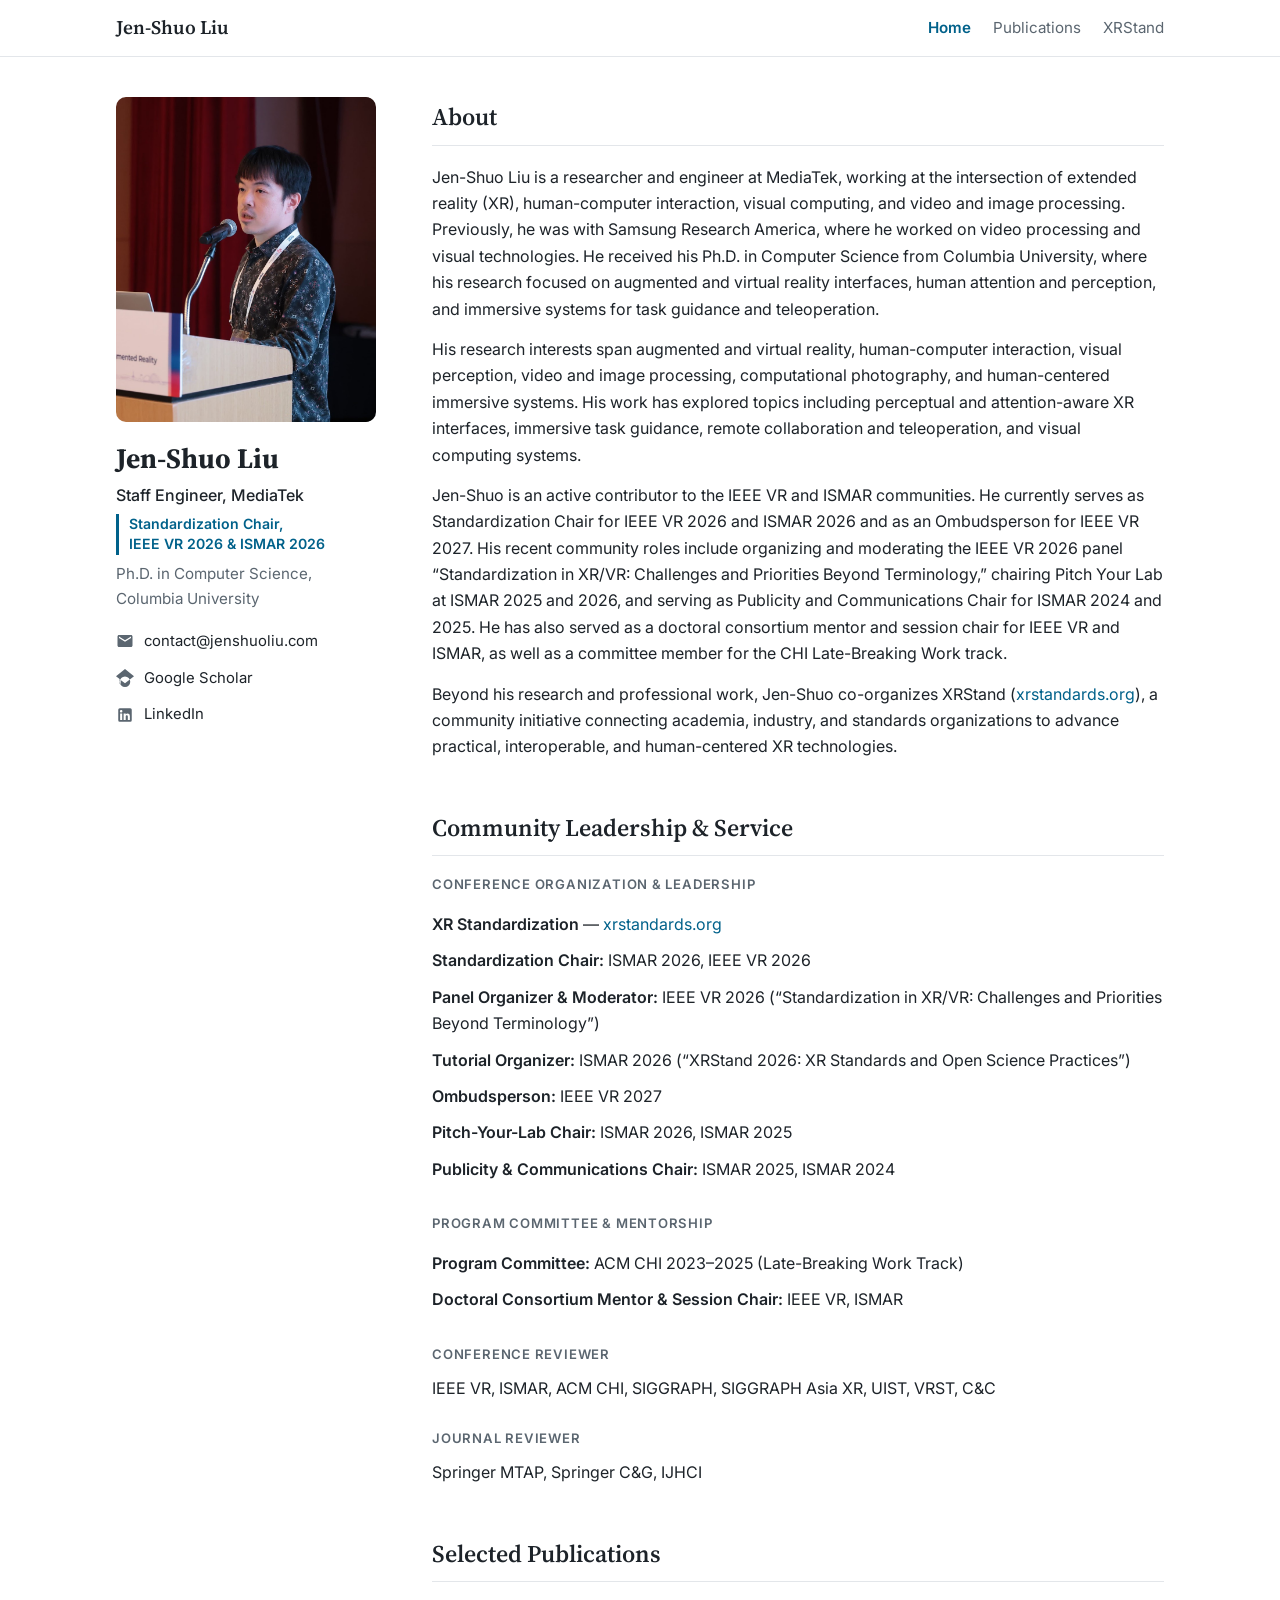
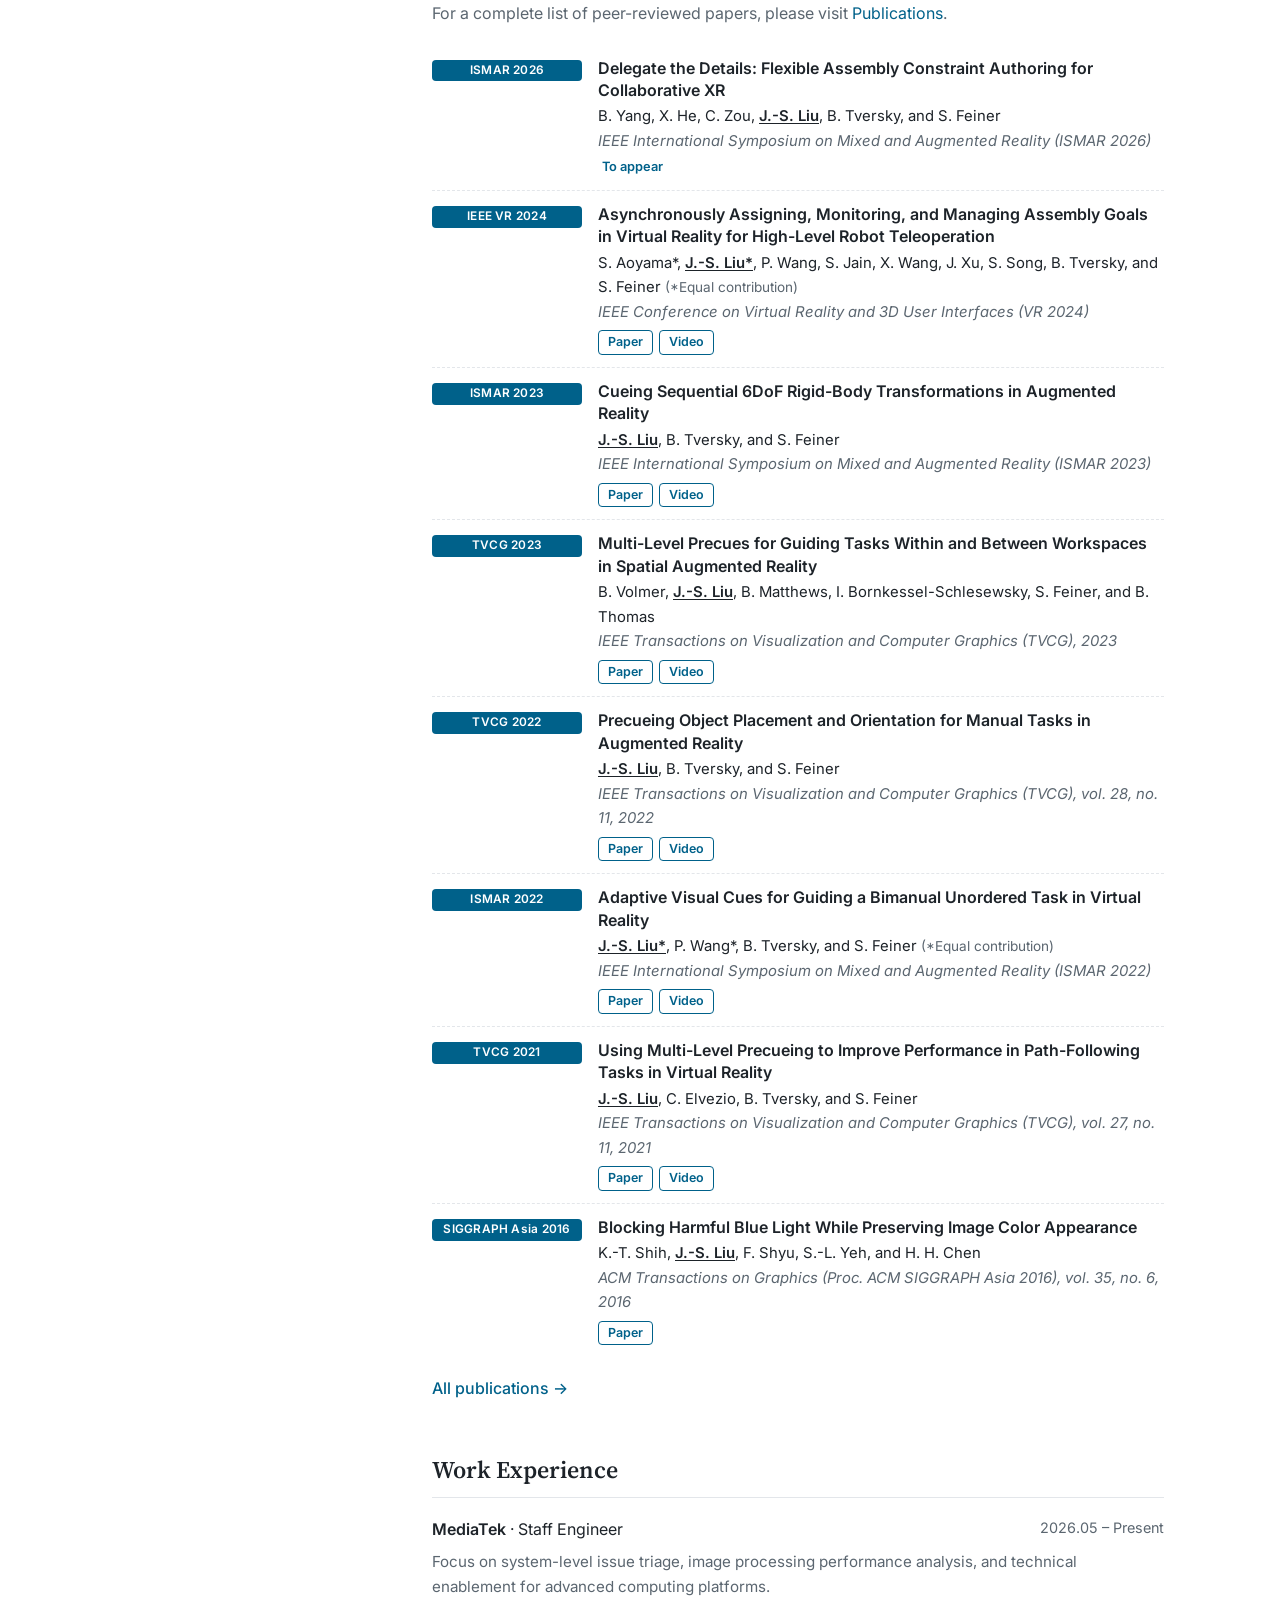
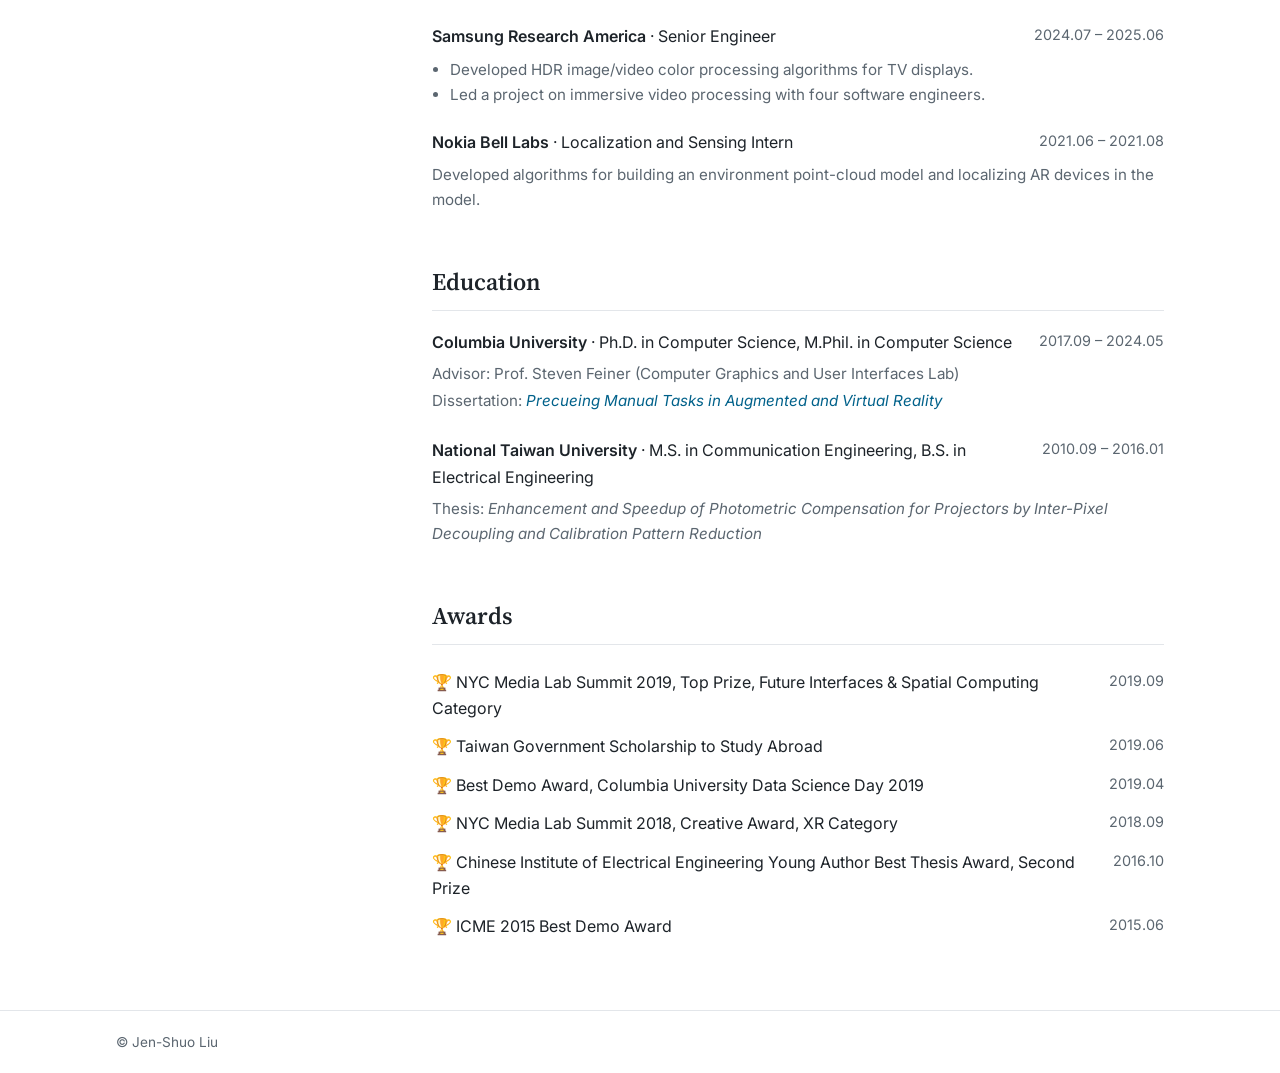
<file: index.html>
<!doctype html>
<html lang="en">
<head>
  <meta charset="utf-8">
  <meta name="viewport" content="width=device-width, initial-scale=1">
  <title>Jen-Shuo Liu</title>
  <meta name="description" content="Jen-Shuo Liu is a researcher and engineer at MediaTek working on extended reality (XR), human-computer interaction, visual computing, and video and image processing. Ph.D. in Computer Science, Columbia University.">
  <link rel="canonical" href="https://www.jenshuoliu.com/">
  <meta property="og:type" content="profile">
  <meta property="og:title" content="Jen-Shuo Liu">
  <meta property="og:description" content="Researcher and engineer at MediaTek working on XR, HCI, visual computing, and video and image processing.">
  <meta property="og:url" content="https://www.jenshuoliu.com/">
  <meta property="og:image" content="https://www.jenshuoliu.com/assets/profile.jpg">
  <meta name="twitter:card" content="summary">
  <link rel="icon" href="assets/favicon.svg" type="image/svg+xml">
  <link rel="preconnect" href="https://fonts.googleapis.com">
  <link rel="preconnect" href="https://fonts.gstatic.com" crossorigin>
  <link href="https://fonts.googleapis.com/css2?family=Inter:wght@400;500;600&family=Source+Serif+4:opsz,wght@8..60,600&display=swap" rel="stylesheet">
  <link rel="stylesheet" href="assets/style.css">
  <script type="application/ld+json">
  {
    "@context": "https://schema.org",
    "@type": "Person",
    "name": "Jen-Shuo Liu",
    "url": "https://www.jenshuoliu.com/",
    "image": "https://www.jenshuoliu.com/assets/profile.jpg",
    "jobTitle": "Staff Engineer",
    "worksFor": { "@type": "Organization", "name": "MediaTek" },
    "alumniOf": [
      { "@type": "CollegeOrUniversity", "name": "Columbia University" },
      { "@type": "CollegeOrUniversity", "name": "National Taiwan University" }
    ],
    "email": "mailto:contact@jenshuoliu.com",
    "sameAs": [
      "https://scholar.google.com/citations?user=PgT-FtUAAAAJ",
      "https://www.linkedin.com/in/jen-shuo-liu/"
    ]
  }
  </script>
</head>
<body>
  <header class="site-header">
    <div class="inner">
      <a class="site-title" href="./">Jen-Shuo Liu</a>
      <nav class="site-nav">
        <a href="./" aria-current="page">Home</a>
        <a href="publications/">Publications</a>
        <a href="https://xrstandards.org" target="_blank" rel="noopener">XRStand</a>
      </nav>
    </div>
  </header>

  <div class="layout">
    <aside class="profile">
      <img class="profile-photo" src="assets/profile.jpg" alt="Jen-Shuo Liu presenting at ISMAR 2025" width="1280" height="1118">
      <h1>Jen-Shuo Liu</h1>
      <p class="role">Staff Engineer, MediaTek</p>
      <p class="highlight">Standardization Chair,<br>IEEE&nbsp;VR&nbsp;2026 &amp; ISMAR&nbsp;2026</p>
      <p class="affil">Ph.D. in Computer Science,<br>Columbia University</p>
      <ul class="contact-list">
        <li><a href="mailto:contact@jenshuoliu.com">
          <svg viewBox="0 0 24 24" aria-hidden="true"><path d="M20 4H4c-1.1 0-1.99.9-1.99 2L2 18c0 1.1.9 2 2 2h16c1.1 0 2-.9 2-2V6c0-1.1-.9-2-2-2zm0 4l-8 5-8-5V6l8 5 8-5v2z"/></svg>
          <span>contact@jenshuoliu.com</span></a></li>
        <li><a href="https://scholar.google.com/citations?user=PgT-FtUAAAAJ" target="_blank" rel="noopener">
          <svg viewBox="0 0 24 24" aria-hidden="true"><path d="M12 24a7 7 0 1 1 0-14 7 7 0 0 1 0 14zm0-24L0 9.5l4.8 3.8v6.2h1.4V14.5L12 19l12-9.5L12 0z"/></svg>
          <span>Google Scholar</span></a></li>
        <li><a href="https://www.linkedin.com/in/jen-shuo-liu/" target="_blank" rel="noopener">
          <svg viewBox="0 0 24 24" aria-hidden="true"><path d="M19 3a2 2 0 0 1 2 2v14a2 2 0 0 1-2 2H5a2 2 0 0 1-2-2V5a2 2 0 0 1 2-2h14m-.5 15.5v-5.3a3.26 3.26 0 0 0-3.26-3.26c-.85 0-1.84.52-2.28 1.3v-1.11h-2.79v8.37h2.79v-4.93c0-.77.62-1.4 1.39-1.4a1.4 1.4 0 0 1 1.4 1.4v4.93h2.75M6.88 8.56a1.68 1.68 0 0 0 1.68-1.68c0-.93-.75-1.69-1.68-1.69a1.69 1.69 0 0 0-1.69 1.69c0 .93.76 1.68 1.69 1.68m1.39 9.94v-8.37H5.5v8.37h2.77z"/></svg>
          <span>LinkedIn</span></a></li>
      </ul>
    </aside>

    <main>
      <section id="about">
        <h2>About</h2>
        <p>Jen-Shuo Liu is a researcher and engineer at MediaTek, working at the intersection of extended reality (XR), human-computer interaction, visual computing, and video and image processing. Previously, he was with Samsung Research America, where he worked on video processing and visual technologies. He received his Ph.D. in Computer Science from Columbia University, where his research focused on augmented and virtual reality interfaces, human attention and perception, and immersive systems for task guidance and teleoperation.</p>
        <p>His research interests span augmented and virtual reality, human-computer interaction, visual perception, video and image processing, computational photography, and human-centered immersive systems. His work has explored topics including perceptual and attention-aware XR interfaces, immersive task guidance, remote collaboration and teleoperation, and visual computing systems.</p>
        <p>Jen-Shuo is an active contributor to the IEEE VR and ISMAR communities. He currently serves as Standardization Chair for IEEE VR 2026 and ISMAR 2026 and as an Ombudsperson for IEEE VR 2027. His recent community roles include organizing and moderating the IEEE VR 2026 panel “Standardization in XR/VR: Challenges and Priorities Beyond Terminology,” chairing Pitch Your Lab at ISMAR 2025 and 2026, and serving as Publicity and Communications Chair for ISMAR 2024 and 2025. He has also served as a doctoral consortium mentor and session chair for IEEE VR and ISMAR, as well as a committee member for the CHI Late-Breaking Work track.</p>
        <p>Beyond his research and professional work, Jen-Shuo co-organizes XRStand (<a href="https://xrstandards.org" target="_blank" rel="noopener">xrstandards.org</a>), a community initiative connecting academia, industry, and standards organizations to advance practical, interoperable, and human-centered XR technologies.</p>
      </section>

      <section id="service">
        <h2>Community Leadership &amp; Service</h2>

        <h3>Conference Organization &amp; Leadership</h3>
        <ul class="role-list">
          <li><span class="label">XR Standardization</span> — <a href="https://xrstandards.org" target="_blank" rel="noopener">xrstandards.org</a></li>
          <li><span class="label">Standardization Chair:</span> ISMAR 2026, IEEE VR 2026</li>
          <li><span class="label">Panel Organizer &amp; Moderator:</span> IEEE VR 2026 (“Standardization in XR/VR: Challenges and Priorities Beyond Terminology”)</li>
          <li><span class="label">Tutorial Organizer:</span> ISMAR 2026 (“XRStand 2026: XR Standards and Open Science Practices”)</li>
          <li><span class="label">Ombudsperson:</span> IEEE VR 2027</li>
          <li><span class="label">Pitch-Your-Lab Chair:</span> ISMAR 2026, ISMAR 2025</li>
          <li><span class="label">Publicity &amp; Communications Chair:</span> ISMAR 2025, ISMAR 2024</li>
        </ul>

        <h3>Program Committee &amp; Mentorship</h3>
        <ul class="role-list">
          <li><span class="label">Program Committee:</span> ACM CHI 2023–2025 (Late-Breaking Work Track)</li>
          <li><span class="label">Doctoral Consortium Mentor &amp; Session Chair:</span> IEEE VR, ISMAR</li>
        </ul>

        <h3>Conference Reviewer</h3>
        <p>IEEE VR, ISMAR, ACM CHI, SIGGRAPH, SIGGRAPH Asia XR, UIST, VRST, C&amp;C</p>

        <h3>Journal Reviewer</h3>
        <p>Springer MTAP, Springer C&amp;G, IJHCI</p>
      </section>

      <section id="publications">
        <h2>Selected Publications</h2>
        <p class="page-sub" style="margin-bottom:18px">For a complete list of peer-reviewed papers, please visit <a href="publications/">Publications</a>.</p>

        <div class="pub">
          <span class="venue">ISMAR 2026</span>
          <div>
            <div class="pub-title">Delegate the Details: Flexible Assembly Constraint Authoring for Collaborative XR</div>
            <div class="pub-authors">B. Yang, X. He, C. Zou, <span class="me">J.-S. Liu</span>, B. Tversky, and S. Feiner</div>
            <div class="pub-venue">IEEE International Symposium on Mixed and Augmented Reality (ISMAR 2026) <span class="tba">To appear</span></div>
          </div>
        </div>

        <div class="pub">
          <span class="venue">IEEE VR 2024</span>
          <div>
            <div class="pub-title">Asynchronously Assigning, Monitoring, and Managing Assembly Goals in Virtual Reality for High-Level Robot Teleoperation</div>
            <div class="pub-authors">S. Aoyama*, <span class="me">J.-S. Liu*</span>, P. Wang, S. Jain, X. Wang, J. Xu, S. Song, B. Tversky, and S. Feiner <span class="pub-note">(*Equal contribution)</span></div>
            <div class="pub-venue">IEEE Conference on Virtual Reality and 3D User Interfaces (VR 2024)</div>
            <div class="pub-links"><a href="https://ieeexplore.ieee.org/document/10494163" target="_blank" rel="noopener">Paper</a><a href="https://youtu.be/cChHxkaFB3w" target="_blank" rel="noopener">Video</a></div>
          </div>
        </div>

        <div class="pub">
          <span class="venue">ISMAR 2023</span>
          <div>
            <div class="pub-title">Cueing Sequential 6DoF Rigid-Body Transformations in Augmented Reality</div>
            <div class="pub-authors"><span class="me">J.-S. Liu</span>, B. Tversky, and S. Feiner</div>
            <div class="pub-venue">IEEE International Symposium on Mixed and Augmented Reality (ISMAR 2023)</div>
            <div class="pub-links"><a href="https://ieeexplore.ieee.org/abstract/document/10316518" target="_blank" rel="noopener">Paper</a><a href="https://youtu.be/-ZMi7418D5Y" target="_blank" rel="noopener">Video</a></div>
          </div>
        </div>

        <div class="pub">
          <span class="venue">TVCG 2023</span>
          <div>
            <div class="pub-title">Multi-Level Precues for Guiding Tasks Within and Between Workspaces in Spatial Augmented Reality</div>
            <div class="pub-authors">B. Volmer, <span class="me">J.-S. Liu</span>, B. Matthews, I. Bornkessel-Schlesewsky, S. Feiner, and B. Thomas</div>
            <div class="pub-venue">IEEE Transactions on Visualization and Computer Graphics (TVCG), 2023</div>
            <div class="pub-links"><a href="https://ieeexplore.ieee.org/document/10295374" target="_blank" rel="noopener">Paper</a><a href="https://youtu.be/JBQGwes1D8U" target="_blank" rel="noopener">Video</a></div>
          </div>
        </div>

        <div class="pub">
          <span class="venue">TVCG 2022</span>
          <div>
            <div class="pub-title">Precueing Object Placement and Orientation for Manual Tasks in Augmented Reality</div>
            <div class="pub-authors"><span class="me">J.-S. Liu</span>, B. Tversky, and S. Feiner</div>
            <div class="pub-venue">IEEE Transactions on Visualization and Computer Graphics (TVCG), vol. 28, no. 11, 2022</div>
            <div class="pub-links"><a href="https://ieeexplore.ieee.org/document/9874255" target="_blank" rel="noopener">Paper</a><a href="https://youtu.be/P1TlHhX8gAo" target="_blank" rel="noopener">Video</a></div>
          </div>
        </div>

        <div class="pub">
          <span class="venue">ISMAR 2022</span>
          <div>
            <div class="pub-title">Adaptive Visual Cues for Guiding a Bimanual Unordered Task in Virtual Reality</div>
            <div class="pub-authors"><span class="me">J.-S. Liu*</span>, P. Wang*, B. Tversky, and S. Feiner <span class="pub-note">(*Equal contribution)</span></div>
            <div class="pub-venue">IEEE International Symposium on Mixed and Augmented Reality (ISMAR 2022)</div>
            <div class="pub-links"><a href="https://ieeexplore.ieee.org/document/9995593" target="_blank" rel="noopener">Paper</a><a href="https://youtu.be/09OSxkg28tE" target="_blank" rel="noopener">Video</a></div>
          </div>
        </div>

        <div class="pub">
          <span class="venue">TVCG 2021</span>
          <div>
            <div class="pub-title">Using Multi-Level Precueing to Improve Performance in Path-Following Tasks in Virtual Reality</div>
            <div class="pub-authors"><span class="me">J.-S. Liu</span>, C. Elvezio, B. Tversky, and S. Feiner</div>
            <div class="pub-venue">IEEE Transactions on Visualization and Computer Graphics (TVCG), vol. 27, no. 11, 2021</div>
            <div class="pub-links"><a href="https://ieeexplore.ieee.org/document/9523835" target="_blank" rel="noopener">Paper</a><a href="https://youtu.be/Xwrnw0IYB80" target="_blank" rel="noopener">Video</a></div>
          </div>
        </div>

        <div class="pub">
          <span class="venue">SIGGRAPH Asia 2016</span>
          <div>
            <div class="pub-title">Blocking Harmful Blue Light While Preserving Image Color Appearance</div>
            <div class="pub-authors">K.-T. Shih, <span class="me">J.-S. Liu</span>, F. Shyu, S.-L. Yeh, and H. H. Chen</div>
            <div class="pub-venue">ACM Transactions on Graphics (Proc. ACM SIGGRAPH Asia 2016), vol. 35, no. 6, 2016</div>
            <div class="pub-links"><a href="https://dl.acm.org/doi/abs/10.1145/2980179.2982418" target="_blank" rel="noopener">Paper</a></div>
          </div>
        </div>

        <p class="more-link"><a href="publications/">All publications →</a></p>
      </section>

      <section id="experience">
        <h2>Work Experience</h2>
        <div class="entry">
          <div><span class="org">MediaTek</span> · <span class="pos">Staff Engineer</span></div>
          <div class="when">2026.05 – Present</div>
          <div class="detail"><p>Focus on system-level issue triage, image processing performance analysis, and technical enablement for advanced computing platforms.</p></div>
        </div>
        <div class="entry">
          <div><span class="org">Samsung Research America</span> · <span class="pos">Senior Engineer</span></div>
          <div class="when">2024.07 – 2025.06</div>
          <div class="detail"><ul>
            <li>Developed HDR image/video color processing algorithms for TV displays.</li>
            <li>Led a project on immersive video processing with four software engineers.</li>
          </ul></div>
        </div>
        <div class="entry">
          <div><span class="org">Nokia Bell Labs</span> · <span class="pos">Localization and Sensing Intern</span></div>
          <div class="when">2021.06 – 2021.08</div>
          <div class="detail"><p>Developed algorithms for building an environment point-cloud model and localizing AR devices in the model.</p></div>
        </div>
      </section>

      <section id="education">
        <h2>Education</h2>
        <div class="entry">
          <div><span class="org">Columbia University</span> · <span class="pos">Ph.D. in Computer Science, M.Phil. in Computer Science</span></div>
          <div class="when">2017.09 – 2024.05</div>
          <div class="detail">
            <p>Advisor: Prof. Steven Feiner (Computer Graphics and User Interfaces Lab)</p>
            <p>Dissertation: <a href="https://academiccommons.columbia.edu/doi/10.7916/83v2-xq22" target="_blank" rel="noopener"><em>Precueing Manual Tasks in Augmented and Virtual Reality</em></a></p>
          </div>
        </div>
        <div class="entry">
          <div><span class="org">National Taiwan University</span> · <span class="pos">M.S. in Communication Engineering, B.S. in Electrical Engineering</span></div>
          <div class="when">2010.09 – 2016.01</div>
          <div class="detail">
            <p>Thesis: <em>Enhancement and Speedup of Photometric Compensation for Projectors by Inter-Pixel Decoupling and Calibration Pattern Reduction</em></p>
          </div>
        </div>
      </section>

      <section id="awards">
        <h2>Awards</h2>
        <ul class="award-list">
          <li><span>🏆 NYC Media Lab Summit 2019, Top Prize, Future Interfaces &amp; Spatial Computing Category</span><span class="when">2019.09</span></li>
          <li><span>🏆 Taiwan Government Scholarship to Study Abroad</span><span class="when">2019.06</span></li>
          <li><span>🏆 Best Demo Award, Columbia University Data Science Day 2019</span><span class="when">2019.04</span></li>
          <li><span>🏆 NYC Media Lab Summit 2018, Creative Award, XR Category</span><span class="when">2018.09</span></li>
          <li><span>🏆 Chinese Institute of Electrical Engineering Young Author Best Thesis Award, Second Prize</span><span class="when">2016.10</span></li>
          <li><span>🏆 ICME 2015 Best Demo Award</span><span class="when">2015.06</span></li>
        </ul>
      </section>
    </main>
  </div>

  <footer class="site-footer">
    <div class="inner">© Jen-Shuo Liu</div>
  </footer>
</body>
</html>
</file>
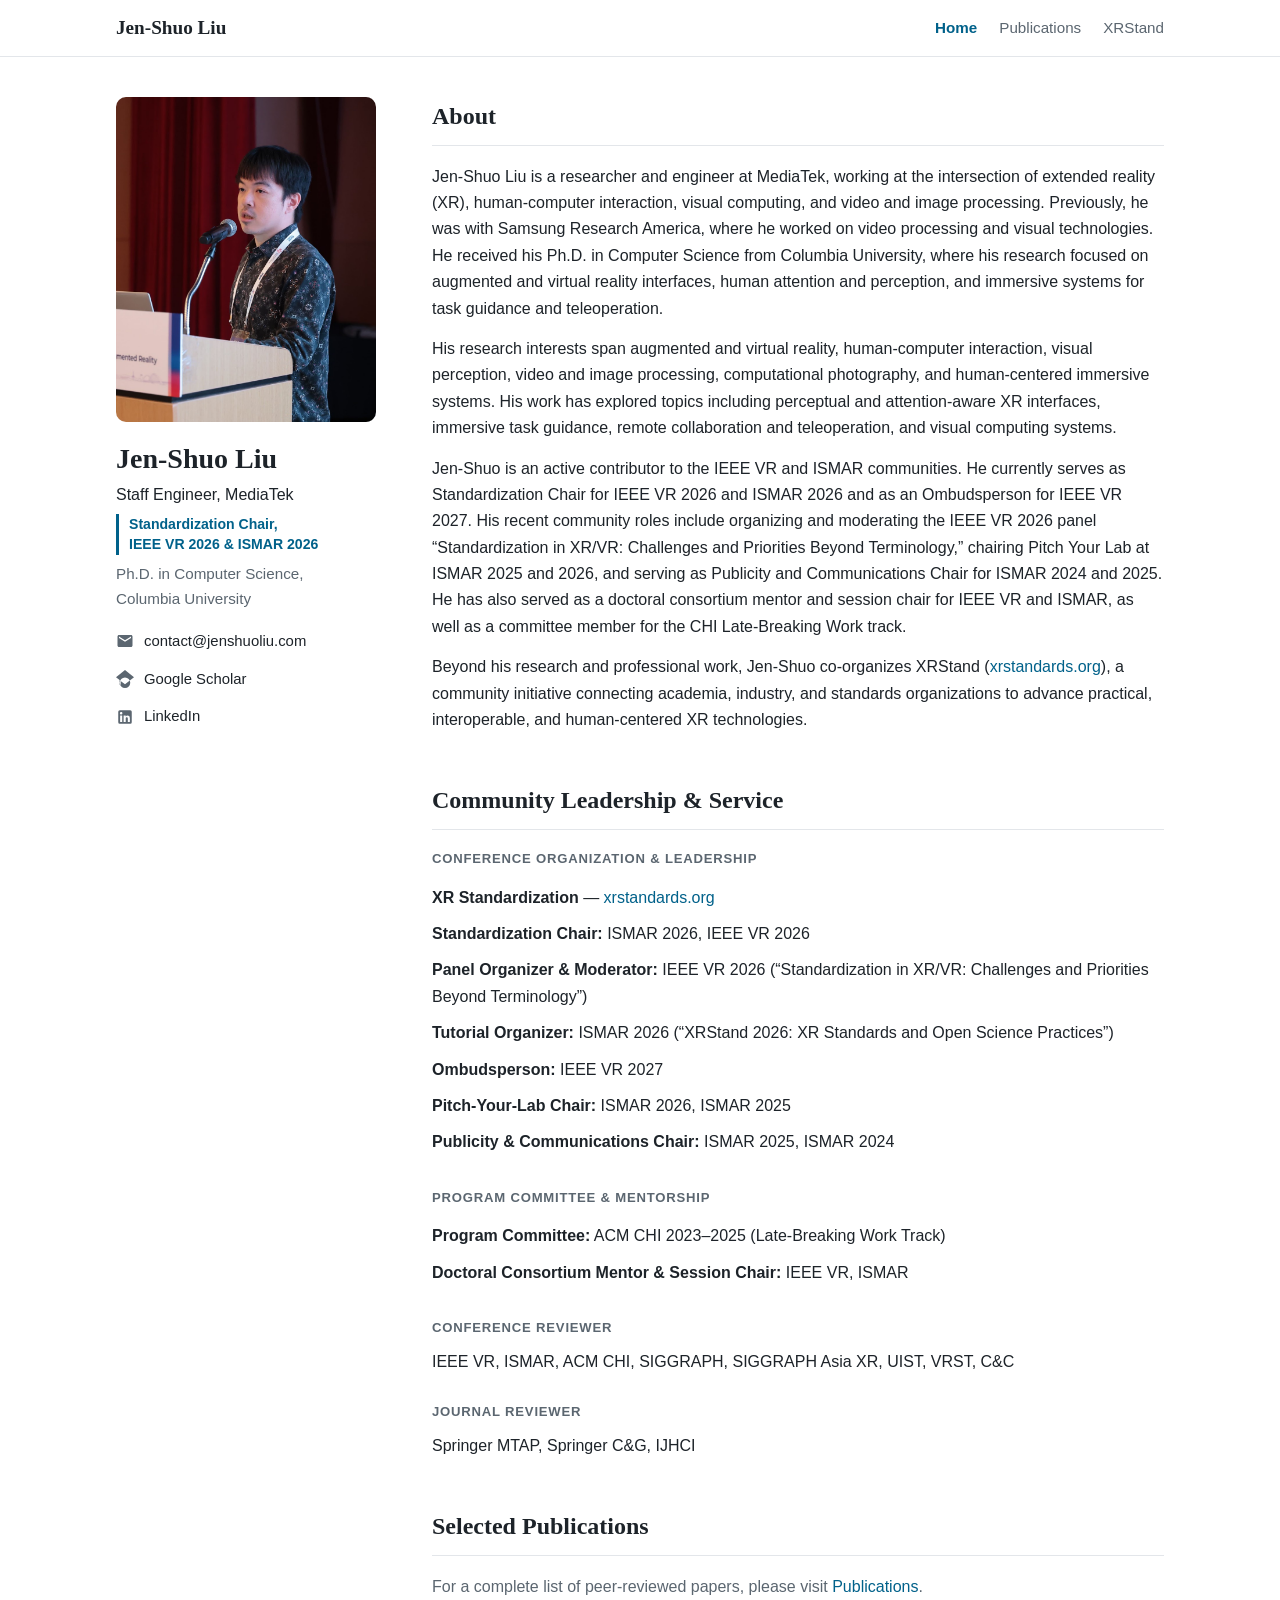
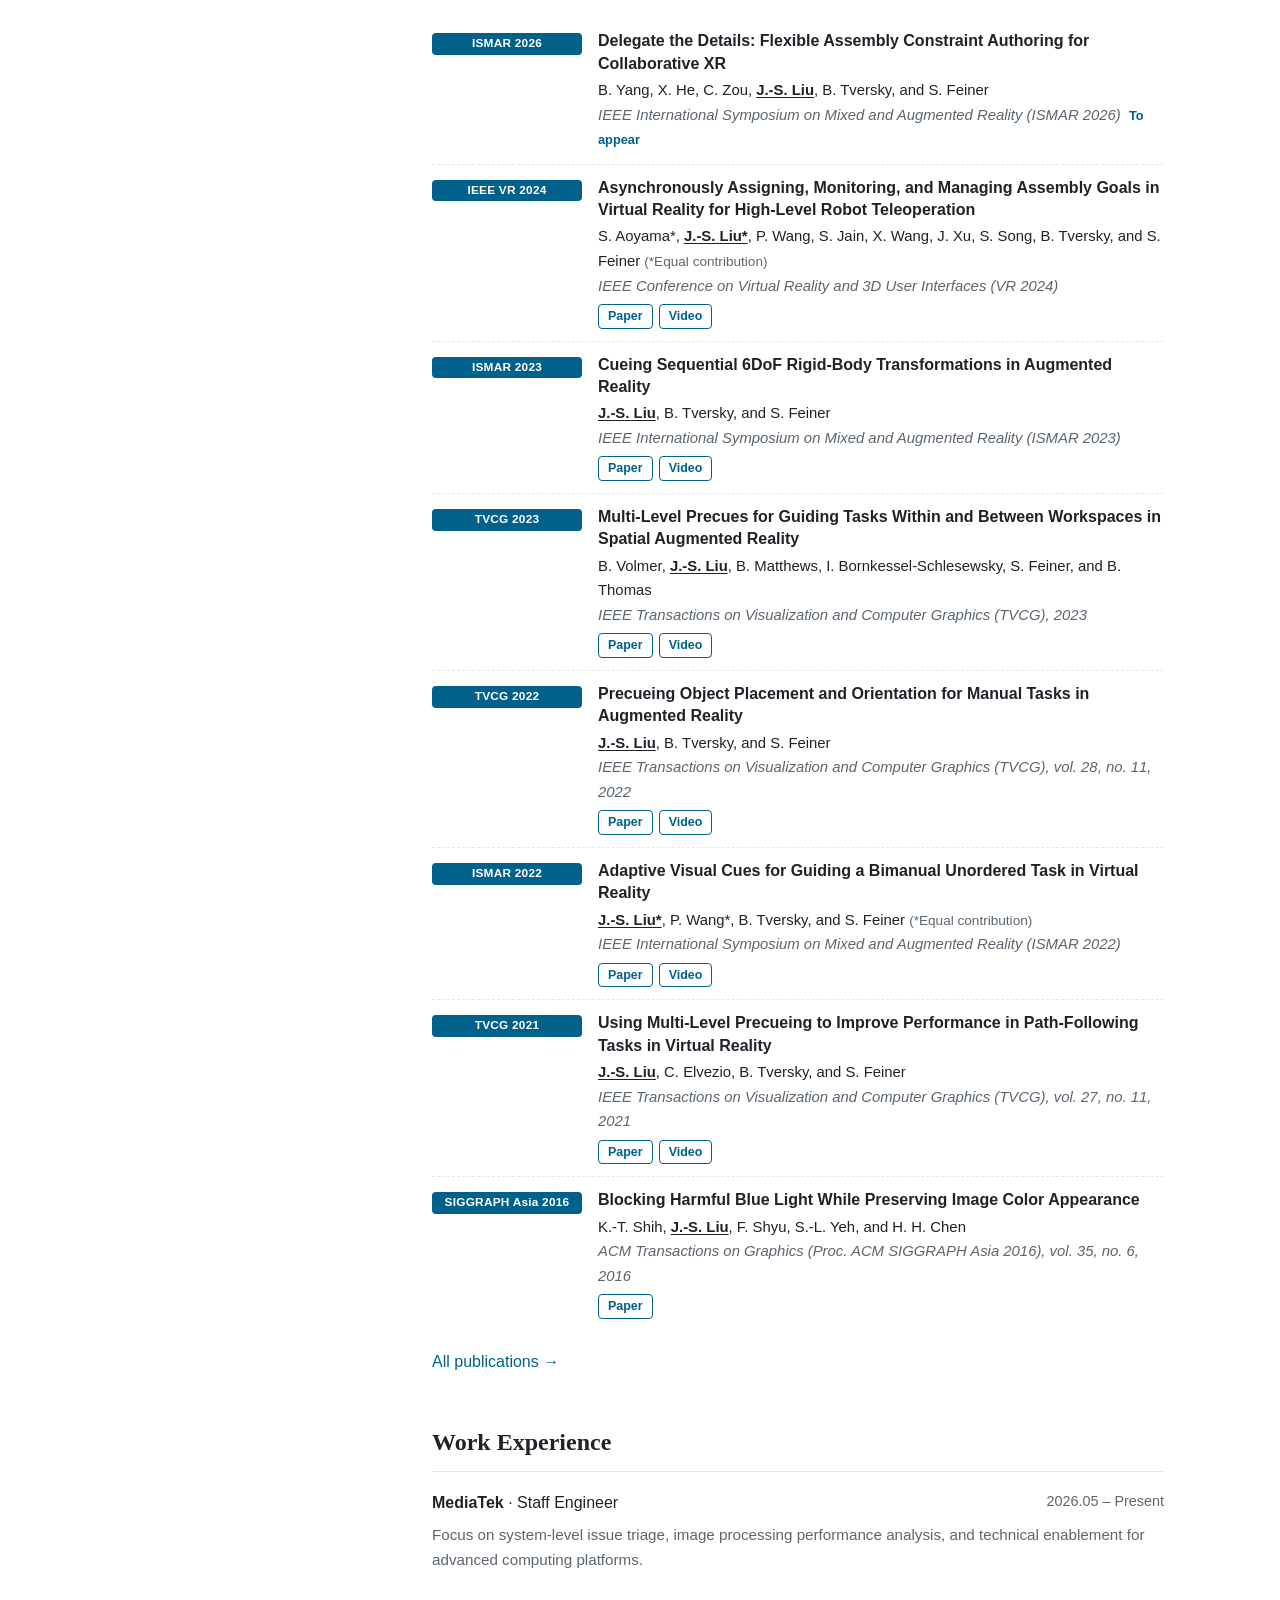
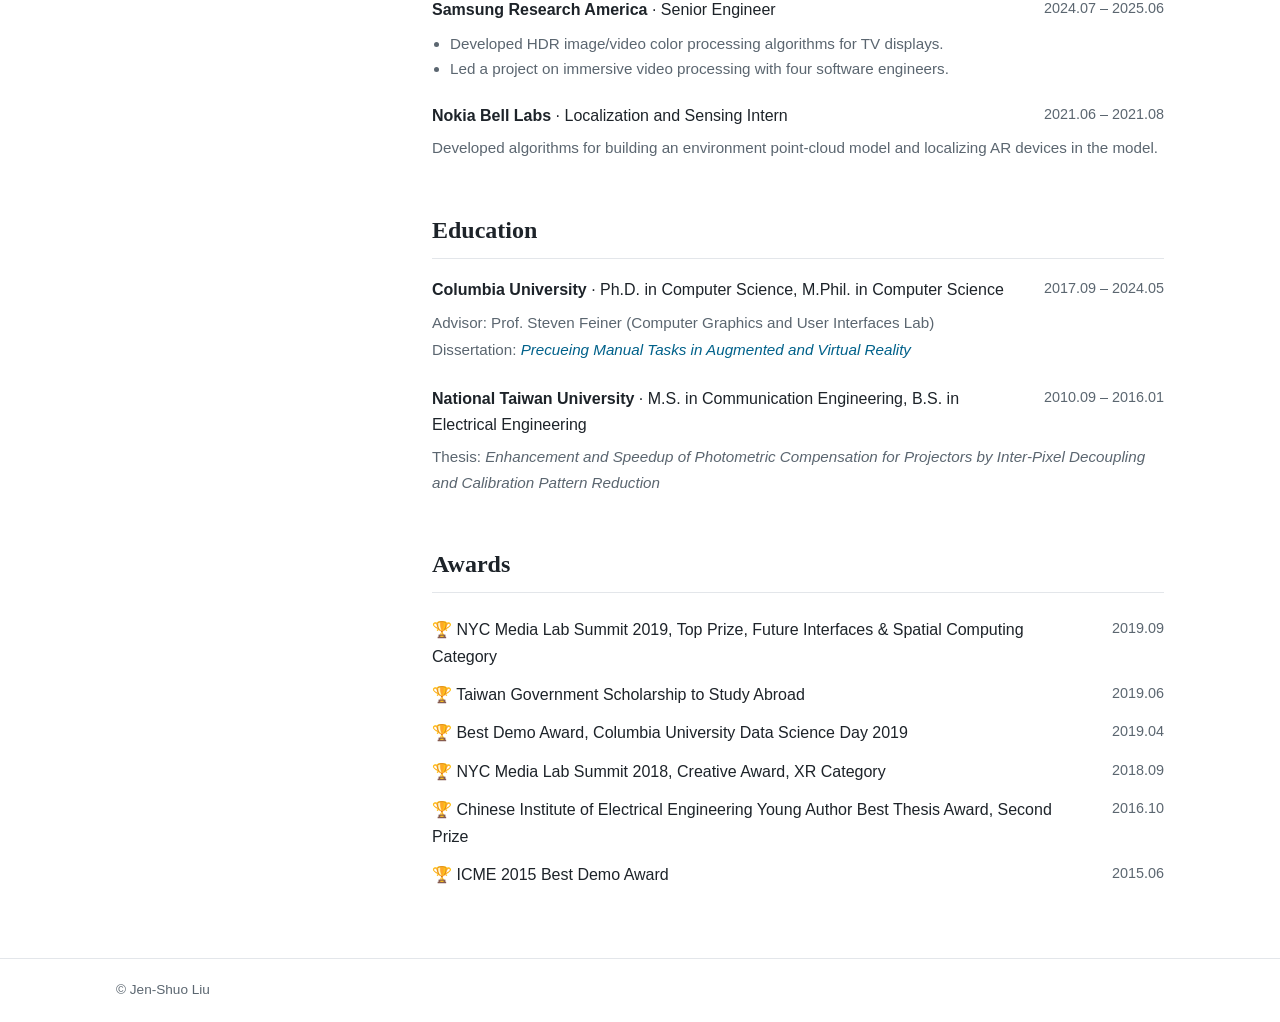
<file: home/index.html>
<!doctype html>
<html lang="en"><head><meta charset="utf-8"><title>Redirecting…</title>
<link rel="canonical" href="https://www.jenshuoliu.com/">
<meta http-equiv="refresh" content="0; url=/">
<meta name="robots" content="noindex"></head>
<body><p>This page has moved to <a href="/">/</a>.</p></body></html>
</file>
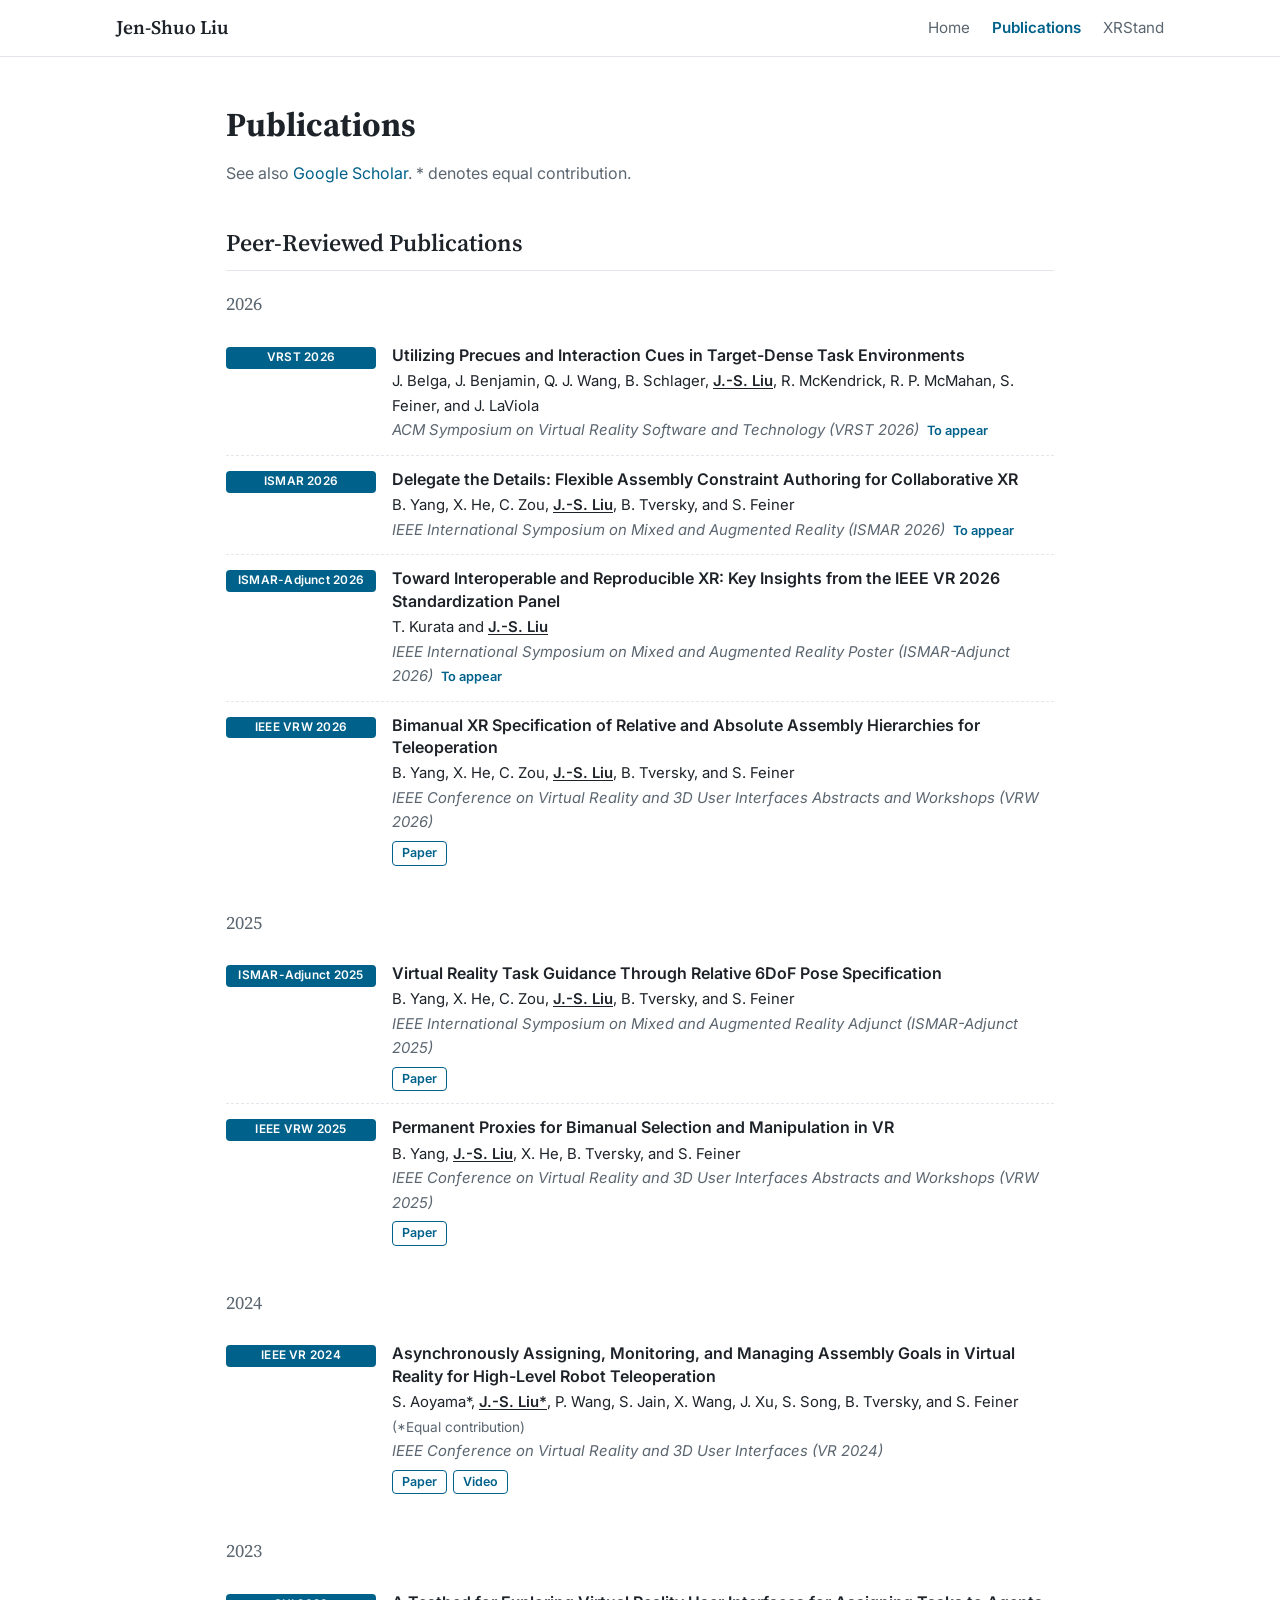
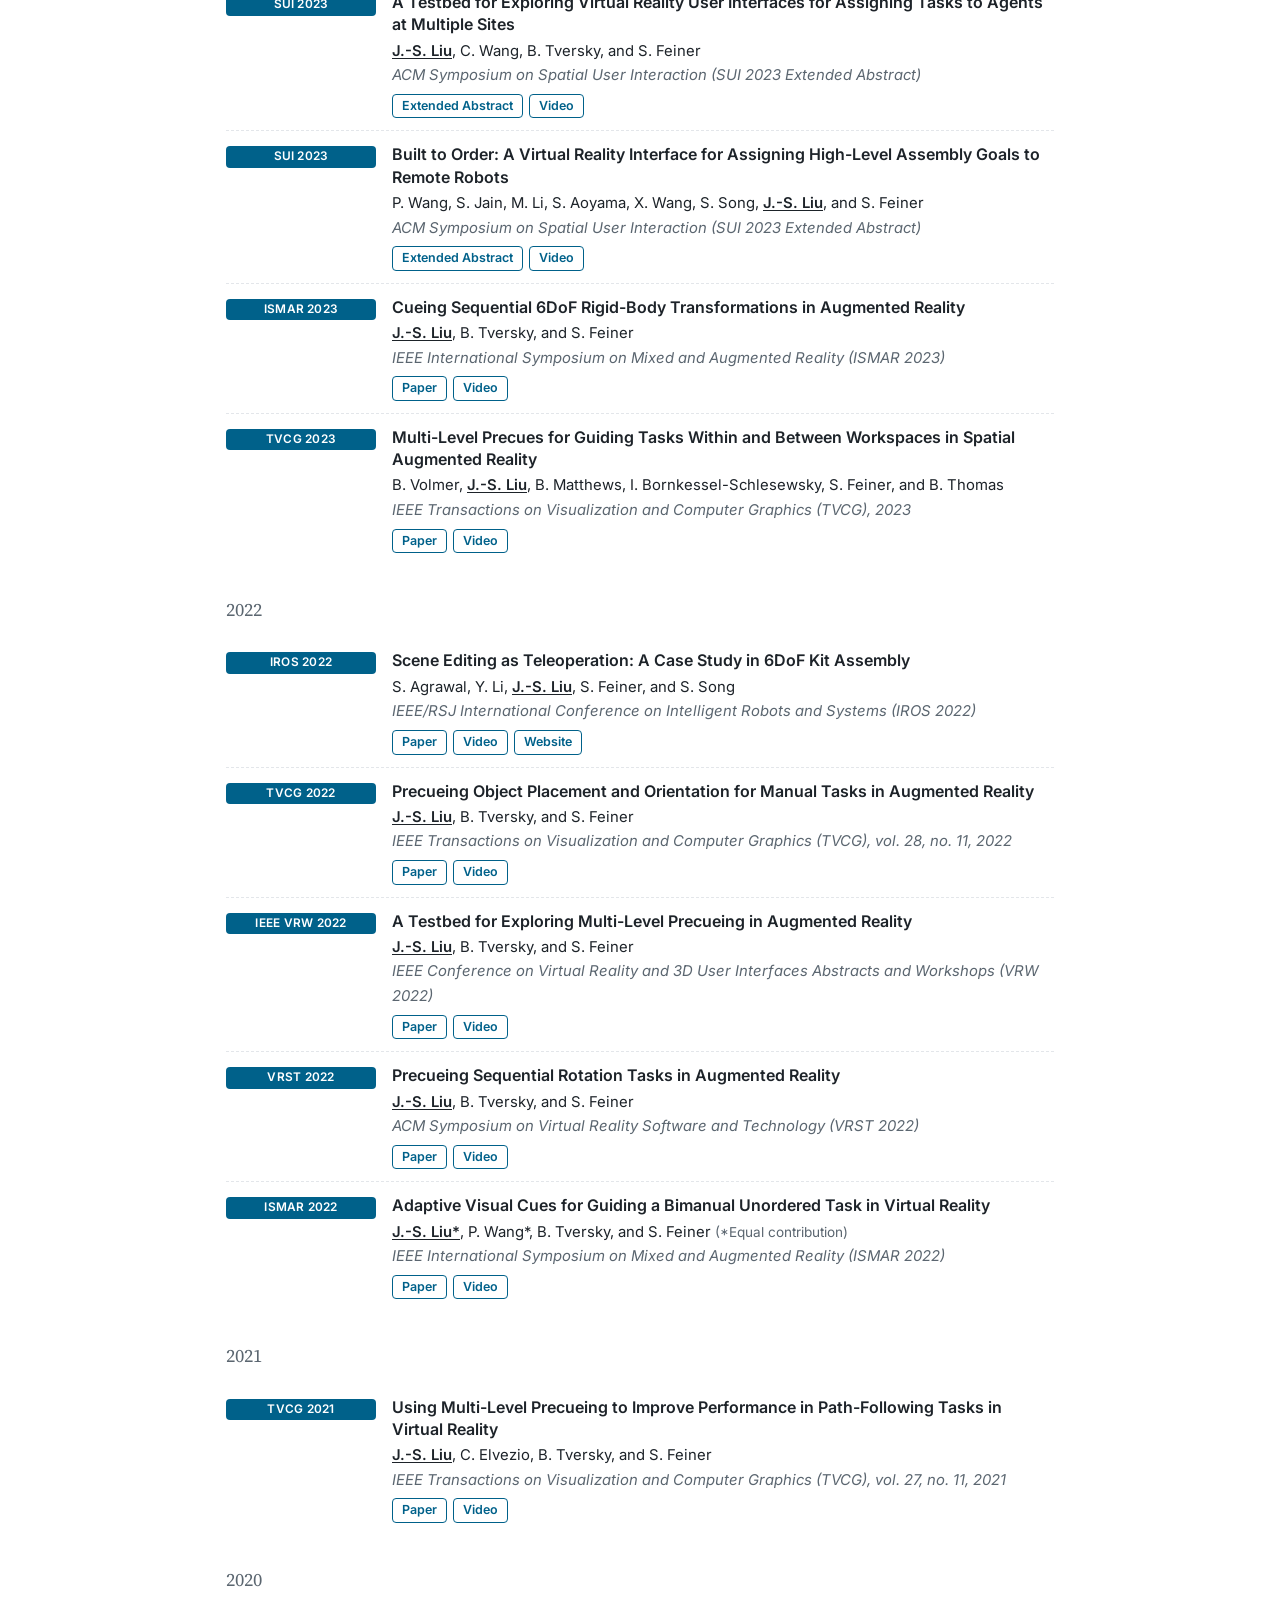
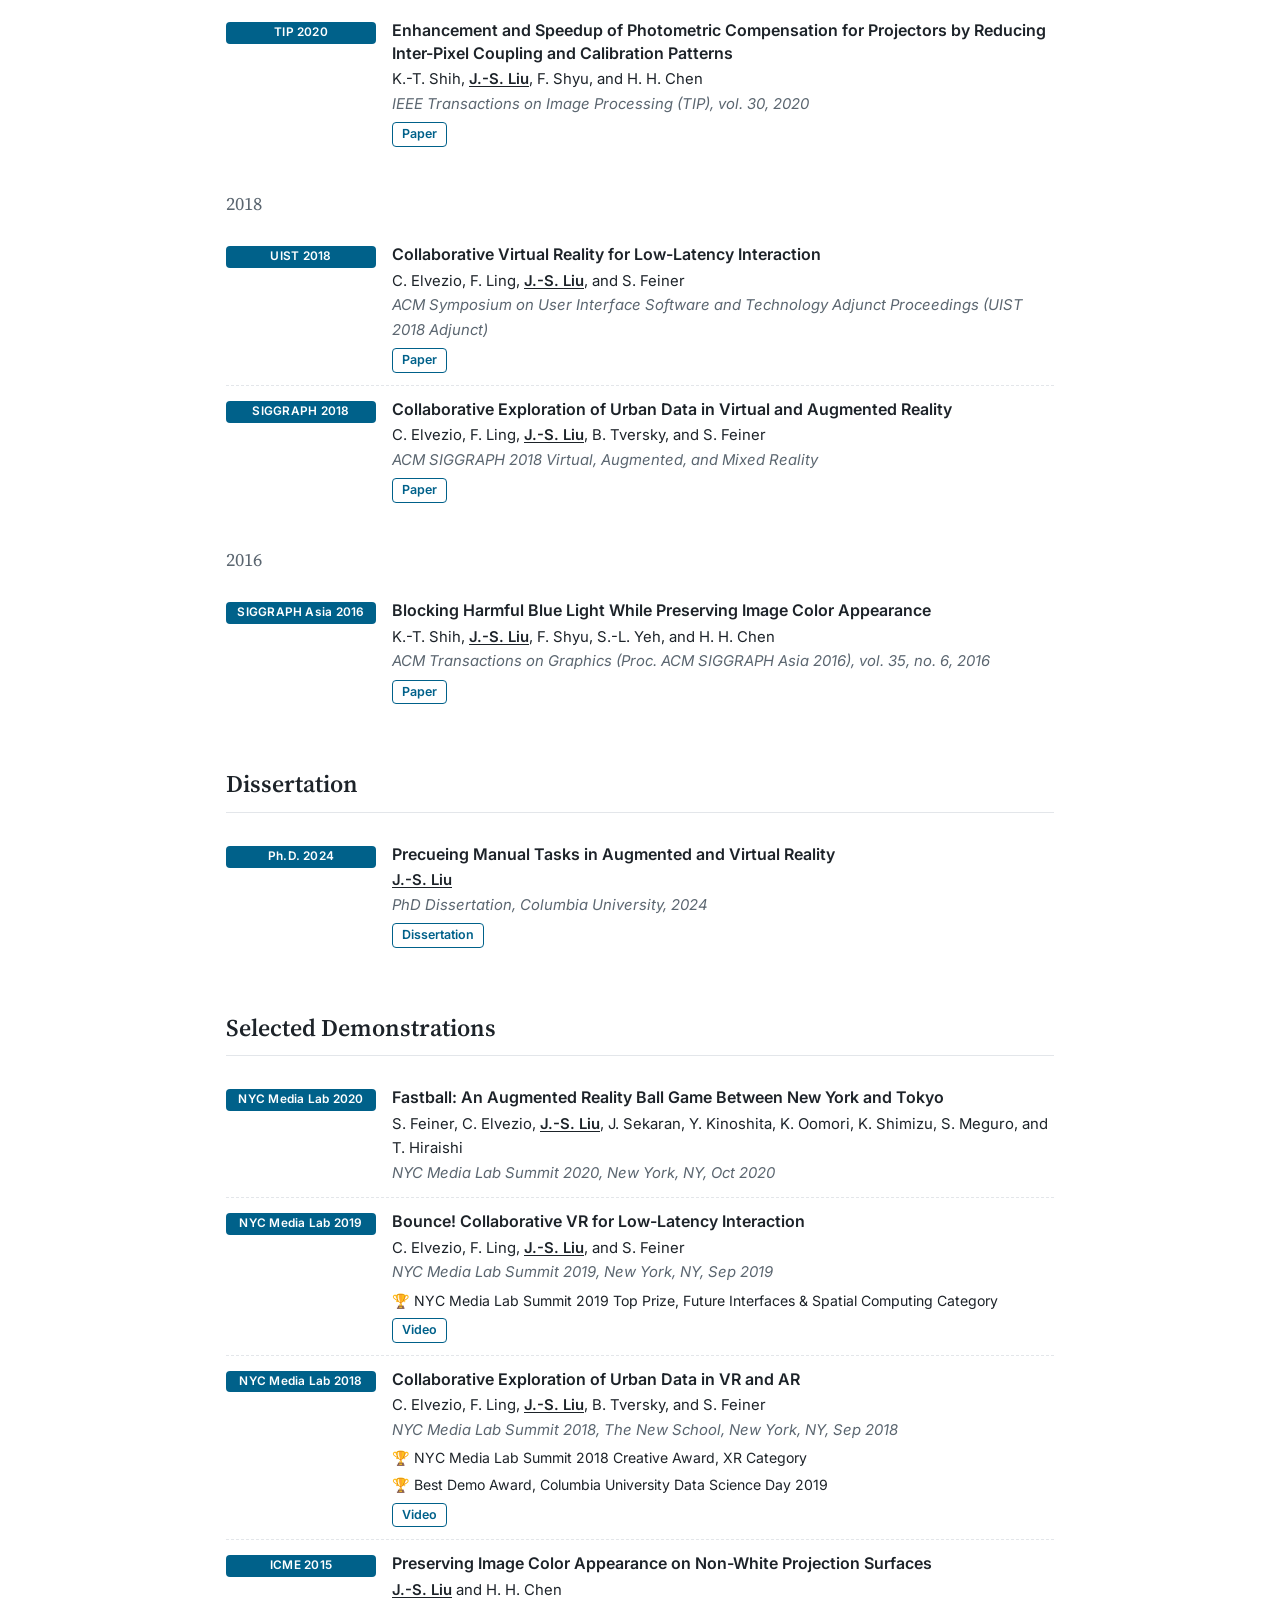
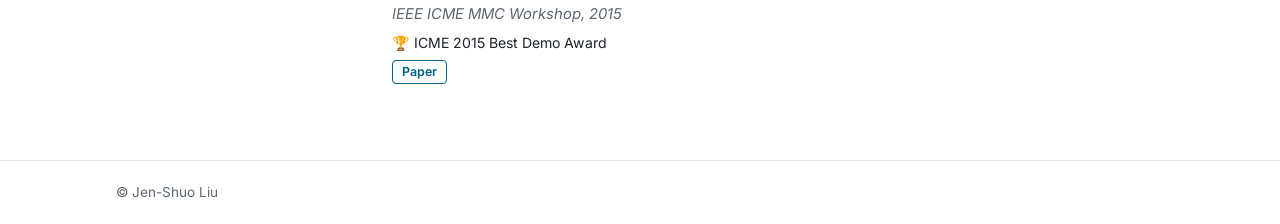
<file: publications/index.html>
<!doctype html>
<html lang="en">
<head>
  <meta charset="utf-8">
  <meta name="viewport" content="width=device-width, initial-scale=1">
  <title>Publications · Jen-Shuo Liu</title>
  <meta name="description" content="Peer-reviewed publications, dissertation, and selected demonstrations by Jen-Shuo Liu on augmented and virtual reality, HCI, and visual computing.">
  <link rel="canonical" href="https://www.jenshuoliu.com/publications/">
  <meta property="og:type" content="website">
  <meta property="og:title" content="Publications · Jen-Shuo Liu">
  <meta property="og:url" content="https://www.jenshuoliu.com/publications/">
  <meta property="og:image" content="https://www.jenshuoliu.com/assets/profile.jpg">
  <link rel="icon" href="../assets/favicon.svg" type="image/svg+xml">
  <link rel="preconnect" href="https://fonts.googleapis.com">
  <link rel="preconnect" href="https://fonts.gstatic.com" crossorigin>
  <link href="https://fonts.googleapis.com/css2?family=Inter:wght@400;500;600&family=Source+Serif+4:opsz,wght@8..60,600&display=swap" rel="stylesheet">
  <link rel="stylesheet" href="../assets/style.css">
</head>
<body>
  <header class="site-header">
    <div class="inner">
      <a class="site-title" href="../">Jen-Shuo Liu</a>
      <nav class="site-nav">
        <a href="../">Home</a>
        <a href="./" aria-current="page">Publications</a>
        <a href="https://xrstandards.org" target="_blank" rel="noopener">XRStand</a>
      </nav>
    </div>
  </header>

  <div class="layout single">
    <main>
      <h1 class="page-title">Publications</h1>
      <p class="page-sub">See also <a href="https://scholar.google.com/citations?user=PgT-FtUAAAAJ" target="_blank" rel="noopener">Google Scholar</a>. * denotes equal contribution.</p>

      <section id="peer-reviewed">
        <h2>Peer-Reviewed Publications</h2>

        <div class="pub-year">2026</div>

        <div class="pub">
          <span class="venue">VRST 2026</span>
          <div>
            <div class="pub-title">Utilizing Precues and Interaction Cues in Target-Dense Task Environments</div>
            <div class="pub-authors">J. Belga, J. Benjamin, Q. J. Wang, B. Schlager, <span class="me">J.-S. Liu</span>, R. McKendrick, R. P. McMahan, S. Feiner, and J. LaViola</div>
            <div class="pub-venue">ACM Symposium on Virtual Reality Software and Technology (VRST 2026) <span class="tba">To appear</span></div>
          </div>
        </div>

        <div class="pub">
          <span class="venue">ISMAR 2026</span>
          <div>
            <div class="pub-title">Delegate the Details: Flexible Assembly Constraint Authoring for Collaborative XR</div>
            <div class="pub-authors">B. Yang, X. He, C. Zou, <span class="me">J.-S. Liu</span>, B. Tversky, and S. Feiner</div>
            <div class="pub-venue">IEEE International Symposium on Mixed and Augmented Reality (ISMAR 2026) <span class="tba">To appear</span></div>
          </div>
        </div>

        <div class="pub">
          <span class="venue">ISMAR-Adjunct 2026</span>
          <div>
            <div class="pub-title">Toward Interoperable and Reproducible XR: Key Insights from the IEEE VR 2026 Standardization Panel</div>
            <div class="pub-authors">T. Kurata and <span class="me">J.-S. Liu</span></div>
            <div class="pub-venue">IEEE International Symposium on Mixed and Augmented Reality Poster (ISMAR-Adjunct 2026) <span class="tba">To appear</span></div>
          </div>
        </div>

        <div class="pub">
          <span class="venue">IEEE VRW 2026</span>
          <div>
            <div class="pub-title">Bimanual XR Specification of Relative and Absolute Assembly Hierarchies for Teleoperation</div>
            <div class="pub-authors">B. Yang, X. He, C. Zou, <span class="me">J.-S. Liu</span>, B. Tversky, and S. Feiner</div>
            <div class="pub-venue">IEEE Conference on Virtual Reality and 3D User Interfaces Abstracts and Workshops (VRW 2026)</div>
            <div class="pub-links"><a href="https://ieeexplore.ieee.org/abstract/document/11489923" target="_blank" rel="noopener">Paper</a></div>
          </div>
        </div>

        <div class="pub-year">2025</div>

        <div class="pub">
          <span class="venue">ISMAR-Adjunct 2025</span>
          <div>
            <div class="pub-title">Virtual Reality Task Guidance Through Relative 6DoF Pose Specification</div>
            <div class="pub-authors">B. Yang, X. He, C. Zou, <span class="me">J.-S. Liu</span>, B. Tversky, and S. Feiner</div>
            <div class="pub-venue">IEEE International Symposium on Mixed and Augmented Reality Adjunct (ISMAR-Adjunct 2025)</div>
            <div class="pub-links"><a href="https://ieeexplore.ieee.org/abstract/document/11236113" target="_blank" rel="noopener">Paper</a></div>
          </div>
        </div>

        <div class="pub">
          <span class="venue">IEEE VRW 2025</span>
          <div>
            <div class="pub-title">Permanent Proxies for Bimanual Selection and Manipulation in VR</div>
            <div class="pub-authors">B. Yang, <span class="me">J.-S. Liu</span>, X. He, B. Tversky, and S. Feiner</div>
            <div class="pub-venue">IEEE Conference on Virtual Reality and 3D User Interfaces Abstracts and Workshops (VRW 2025)</div>
            <div class="pub-links"><a href="https://ieeexplore.ieee.org/abstract/document/10972388" target="_blank" rel="noopener">Paper</a></div>
          </div>
        </div>

        <div class="pub-year">2024</div>

        <div class="pub">
          <span class="venue">IEEE VR 2024</span>
          <div>
            <div class="pub-title">Asynchronously Assigning, Monitoring, and Managing Assembly Goals in Virtual Reality for High-Level Robot Teleoperation</div>
            <div class="pub-authors">S. Aoyama*, <span class="me">J.-S. Liu*</span>, P. Wang, S. Jain, X. Wang, J. Xu, S. Song, B. Tversky, and S. Feiner <span class="pub-note">(*Equal contribution)</span></div>
            <div class="pub-venue">IEEE Conference on Virtual Reality and 3D User Interfaces (VR 2024)</div>
            <div class="pub-links"><a href="https://ieeexplore.ieee.org/document/10494163" target="_blank" rel="noopener">Paper</a><a href="https://youtu.be/cChHxkaFB3w" target="_blank" rel="noopener">Video</a></div>
          </div>
        </div>

        <div class="pub-year">2023</div>

        <div class="pub">
          <span class="venue">SUI 2023</span>
          <div>
            <div class="pub-title">A Testbed for Exploring Virtual Reality User Interfaces for Assigning Tasks to Agents at Multiple Sites</div>
            <div class="pub-authors"><span class="me">J.-S. Liu</span>, C. Wang, B. Tversky, and S. Feiner</div>
            <div class="pub-venue">ACM Symposium on Spatial User Interaction (SUI 2023 Extended Abstract)</div>
            <div class="pub-links"><a href="https://dl.acm.org/doi/abs/10.1145/3607822.3618004" target="_blank" rel="noopener">Extended Abstract</a><a href="https://youtu.be/zDGxCwJXpJs" target="_blank" rel="noopener">Video</a></div>
          </div>
        </div>

        <div class="pub">
          <span class="venue">SUI 2023</span>
          <div>
            <div class="pub-title">Built to Order: A Virtual Reality Interface for Assigning High-Level Assembly Goals to Remote Robots</div>
            <div class="pub-authors">P. Wang, S. Jain, M. Li, S. Aoyama, X. Wang, S. Song, <span class="me">J.-S. Liu</span>, and S. Feiner</div>
            <div class="pub-venue">ACM Symposium on Spatial User Interaction (SUI 2023 Extended Abstract)</div>
            <div class="pub-links"><a href="https://dl.acm.org/doi/abs/10.1145/3607822.3618005" target="_blank" rel="noopener">Extended Abstract</a><a href="https://youtu.be/ZxmCPbXkOaM" target="_blank" rel="noopener">Video</a></div>
          </div>
        </div>

        <div class="pub">
          <span class="venue">ISMAR 2023</span>
          <div>
            <div class="pub-title">Cueing Sequential 6DoF Rigid-Body Transformations in Augmented Reality</div>
            <div class="pub-authors"><span class="me">J.-S. Liu</span>, B. Tversky, and S. Feiner</div>
            <div class="pub-venue">IEEE International Symposium on Mixed and Augmented Reality (ISMAR 2023)</div>
            <div class="pub-links"><a href="https://ieeexplore.ieee.org/abstract/document/10316518" target="_blank" rel="noopener">Paper</a><a href="https://youtu.be/-ZMi7418D5Y" target="_blank" rel="noopener">Video</a></div>
          </div>
        </div>

        <div class="pub">
          <span class="venue">TVCG 2023</span>
          <div>
            <div class="pub-title">Multi-Level Precues for Guiding Tasks Within and Between Workspaces in Spatial Augmented Reality</div>
            <div class="pub-authors">B. Volmer, <span class="me">J.-S. Liu</span>, B. Matthews, I. Bornkessel-Schlesewsky, S. Feiner, and B. Thomas</div>
            <div class="pub-venue">IEEE Transactions on Visualization and Computer Graphics (TVCG), 2023</div>
            <div class="pub-links"><a href="https://ieeexplore.ieee.org/document/10295374" target="_blank" rel="noopener">Paper</a><a href="https://youtu.be/JBQGwes1D8U" target="_blank" rel="noopener">Video</a></div>
          </div>
        </div>

        <div class="pub-year">2022</div>

        <div class="pub">
          <span class="venue">IROS 2022</span>
          <div>
            <div class="pub-title">Scene Editing as Teleoperation: A Case Study in 6DoF Kit Assembly</div>
            <div class="pub-authors">S. Agrawal, Y. Li, <span class="me">J.-S. Liu</span>, S. Feiner, and S. Song</div>
            <div class="pub-venue">IEEE/RSJ International Conference on Intelligent Robots and Systems (IROS 2022)</div>
            <div class="pub-links"><a href="https://ieeexplore.ieee.org/document/9982158" target="_blank" rel="noopener">Paper</a><a href="https://www.youtube.com/watch?v=F69_2J68Thc" target="_blank" rel="noopener">Video</a><a href="https://seat.cs.columbia.edu/" target="_blank" rel="noopener">Website</a></div>
          </div>
        </div>

        <div class="pub">
          <span class="venue">TVCG 2022</span>
          <div>
            <div class="pub-title">Precueing Object Placement and Orientation for Manual Tasks in Augmented Reality</div>
            <div class="pub-authors"><span class="me">J.-S. Liu</span>, B. Tversky, and S. Feiner</div>
            <div class="pub-venue">IEEE Transactions on Visualization and Computer Graphics (TVCG), vol. 28, no. 11, 2022</div>
            <div class="pub-links"><a href="https://ieeexplore.ieee.org/document/9874255" target="_blank" rel="noopener">Paper</a><a href="https://youtu.be/P1TlHhX8gAo" target="_blank" rel="noopener">Video</a></div>
          </div>
        </div>

        <div class="pub">
          <span class="venue">IEEE VRW 2022</span>
          <div>
            <div class="pub-title">A Testbed for Exploring Multi-Level Precueing in Augmented Reality</div>
            <div class="pub-authors"><span class="me">J.-S. Liu</span>, B. Tversky, and S. Feiner</div>
            <div class="pub-venue">IEEE Conference on Virtual Reality and 3D User Interfaces Abstracts and Workshops (VRW 2022)</div>
            <div class="pub-links"><a href="https://ieeexplore.ieee.org/document/9757378" target="_blank" rel="noopener">Paper</a><a href="https://youtu.be/iC-sHV8GEJY" target="_blank" rel="noopener">Video</a></div>
          </div>
        </div>

        <div class="pub">
          <span class="venue">VRST 2022</span>
          <div>
            <div class="pub-title">Precueing Sequential Rotation Tasks in Augmented Reality</div>
            <div class="pub-authors"><span class="me">J.-S. Liu</span>, B. Tversky, and S. Feiner</div>
            <div class="pub-venue">ACM Symposium on Virtual Reality Software and Technology (VRST 2022)</div>
            <div class="pub-links"><a href="https://dl.acm.org/doi/abs/10.1145/3562939.3565641" target="_blank" rel="noopener">Paper</a><a href="https://youtu.be/nAthpFf0P_o" target="_blank" rel="noopener">Video</a></div>
          </div>
        </div>

        <div class="pub">
          <span class="venue">ISMAR 2022</span>
          <div>
            <div class="pub-title">Adaptive Visual Cues for Guiding a Bimanual Unordered Task in Virtual Reality</div>
            <div class="pub-authors"><span class="me">J.-S. Liu*</span>, P. Wang*, B. Tversky, and S. Feiner <span class="pub-note">(*Equal contribution)</span></div>
            <div class="pub-venue">IEEE International Symposium on Mixed and Augmented Reality (ISMAR 2022)</div>
            <div class="pub-links"><a href="https://ieeexplore.ieee.org/document/9995593" target="_blank" rel="noopener">Paper</a><a href="https://youtu.be/09OSxkg28tE" target="_blank" rel="noopener">Video</a></div>
          </div>
        </div>

        <div class="pub-year">2021</div>

        <div class="pub">
          <span class="venue">TVCG 2021</span>
          <div>
            <div class="pub-title">Using Multi-Level Precueing to Improve Performance in Path-Following Tasks in Virtual Reality</div>
            <div class="pub-authors"><span class="me">J.-S. Liu</span>, C. Elvezio, B. Tversky, and S. Feiner</div>
            <div class="pub-venue">IEEE Transactions on Visualization and Computer Graphics (TVCG), vol. 27, no. 11, 2021</div>
            <div class="pub-links"><a href="https://ieeexplore.ieee.org/document/9523835" target="_blank" rel="noopener">Paper</a><a href="https://youtu.be/Xwrnw0IYB80" target="_blank" rel="noopener">Video</a></div>
          </div>
        </div>

        <div class="pub-year">2020</div>

        <div class="pub">
          <span class="venue">TIP 2020</span>
          <div>
            <div class="pub-title">Enhancement and Speedup of Photometric Compensation for Projectors by Reducing Inter-Pixel Coupling and Calibration Patterns</div>
            <div class="pub-authors">K.-T. Shih, <span class="me">J.-S. Liu</span>, F. Shyu, and H. H. Chen</div>
            <div class="pub-venue">IEEE Transactions on Image Processing (TIP), vol. 30, 2020</div>
            <div class="pub-links"><a href="https://ieeexplore.ieee.org/document/9261120" target="_blank" rel="noopener">Paper</a></div>
          </div>
        </div>

        <div class="pub-year">2018</div>

        <div class="pub">
          <span class="venue">UIST 2018</span>
          <div>
            <div class="pub-title">Collaborative Virtual Reality for Low-Latency Interaction</div>
            <div class="pub-authors">C. Elvezio, F. Ling, <span class="me">J.-S. Liu</span>, and S. Feiner</div>
            <div class="pub-venue">ACM Symposium on User Interface Software and Technology Adjunct Proceedings (UIST 2018 Adjunct)</div>
            <div class="pub-links"><a href="https://dl.acm.org/doi/abs/10.1145/3266037.3271643" target="_blank" rel="noopener">Paper</a></div>
          </div>
        </div>

        <div class="pub">
          <span class="venue">SIGGRAPH 2018</span>
          <div>
            <div class="pub-title">Collaborative Exploration of Urban Data in Virtual and Augmented Reality</div>
            <div class="pub-authors">C. Elvezio, F. Ling, <span class="me">J.-S. Liu</span>, B. Tversky, and S. Feiner</div>
            <div class="pub-venue">ACM SIGGRAPH 2018 Virtual, Augmented, and Mixed Reality</div>
            <div class="pub-links"><a href="https://dl.acm.org/doi/abs/10.1145/3226552.3226570" target="_blank" rel="noopener">Paper</a></div>
          </div>
        </div>

        <div class="pub-year">2016</div>

        <div class="pub">
          <span class="venue">SIGGRAPH Asia 2016</span>
          <div>
            <div class="pub-title">Blocking Harmful Blue Light While Preserving Image Color Appearance</div>
            <div class="pub-authors">K.-T. Shih, <span class="me">J.-S. Liu</span>, F. Shyu, S.-L. Yeh, and H. H. Chen</div>
            <div class="pub-venue">ACM Transactions on Graphics (Proc. ACM SIGGRAPH Asia 2016), vol. 35, no. 6, 2016</div>
            <div class="pub-links"><a href="https://dl.acm.org/doi/abs/10.1145/2980179.2982418" target="_blank" rel="noopener">Paper</a></div>
          </div>
        </div>
      </section>

      <section id="dissertation">
        <h2>Dissertation</h2>
        <div class="pub">
          <span class="venue">Ph.D. 2024</span>
          <div>
            <div class="pub-title">Precueing Manual Tasks in Augmented and Virtual Reality</div>
            <div class="pub-authors"><span class="me">J.-S. Liu</span></div>
            <div class="pub-venue">PhD Dissertation, Columbia University, 2024</div>
            <div class="pub-links"><a href="https://academiccommons.columbia.edu/doi/10.7916/83v2-xq22" target="_blank" rel="noopener">Dissertation</a></div>
          </div>
        </div>
      </section>

      <section id="demos">
        <h2>Selected Demonstrations</h2>

        <div class="pub">
          <span class="venue">NYC Media Lab 2020</span>
          <div>
            <div class="pub-title">Fastball: An Augmented Reality Ball Game Between New York and Tokyo</div>
            <div class="pub-authors">S. Feiner, C. Elvezio, <span class="me">J.-S. Liu</span>, J. Sekaran, Y. Kinoshita, K. Oomori, K. Shimizu, S. Meguro, and T. Hiraishi</div>
            <div class="pub-venue">NYC Media Lab Summit 2020, New York, NY, Oct 2020</div>
          </div>
        </div>

        <div class="pub">
          <span class="venue">NYC Media Lab 2019</span>
          <div>
            <div class="pub-title">Bounce! Collaborative VR for Low-Latency Interaction</div>
            <div class="pub-authors">C. Elvezio, F. Ling, <span class="me">J.-S. Liu</span>, and S. Feiner</div>
            <div class="pub-venue">NYC Media Lab Summit 2019, New York, NY, Sep 2019</div>
            <div class="award">🏆 NYC Media Lab Summit 2019 Top Prize, Future Interfaces &amp; Spatial Computing Category</div>
            <div class="pub-links"><a href="https://www.youtube.com/watch?v=sSzdvEn3bbk" target="_blank" rel="noopener">Video</a></div>
          </div>
        </div>

        <div class="pub">
          <span class="venue">NYC Media Lab 2018</span>
          <div>
            <div class="pub-title">Collaborative Exploration of Urban Data in VR and AR</div>
            <div class="pub-authors">C. Elvezio, F. Ling, <span class="me">J.-S. Liu</span>, B. Tversky, and S. Feiner</div>
            <div class="pub-venue">NYC Media Lab Summit 2018, The New School, New York, NY, Sep 2018</div>
            <div class="award">🏆 NYC Media Lab Summit 2018 Creative Award, XR Category</div>
            <div class="award">🏆 Best Demo Award, Columbia University Data Science Day 2019</div>
            <div class="pub-links"><a href="https://www.youtube.com/watch?v=fgm_plH4qxc" target="_blank" rel="noopener">Video</a></div>
          </div>
        </div>

        <div class="pub">
          <span class="venue">ICME 2015</span>
          <div>
            <div class="pub-title">Preserving Image Color Appearance on Non-White Projection Surfaces</div>
            <div class="pub-authors"><span class="me">J.-S. Liu</span> and H. H. Chen</div>
            <div class="pub-venue">IEEE ICME MMC Workshop, 2015</div>
            <div class="award">🏆 ICME 2015 Best Demo Award</div>
            <div class="pub-links"><a href="https://ieeexplore.ieee.org/document/7169847" target="_blank" rel="noopener">Paper</a></div>
          </div>
        </div>
      </section>
    </main>
  </div>

  <footer class="site-footer">
    <div class="inner">© Jen-Shuo Liu</div>
  </footer>
</body>
</html>
</file>
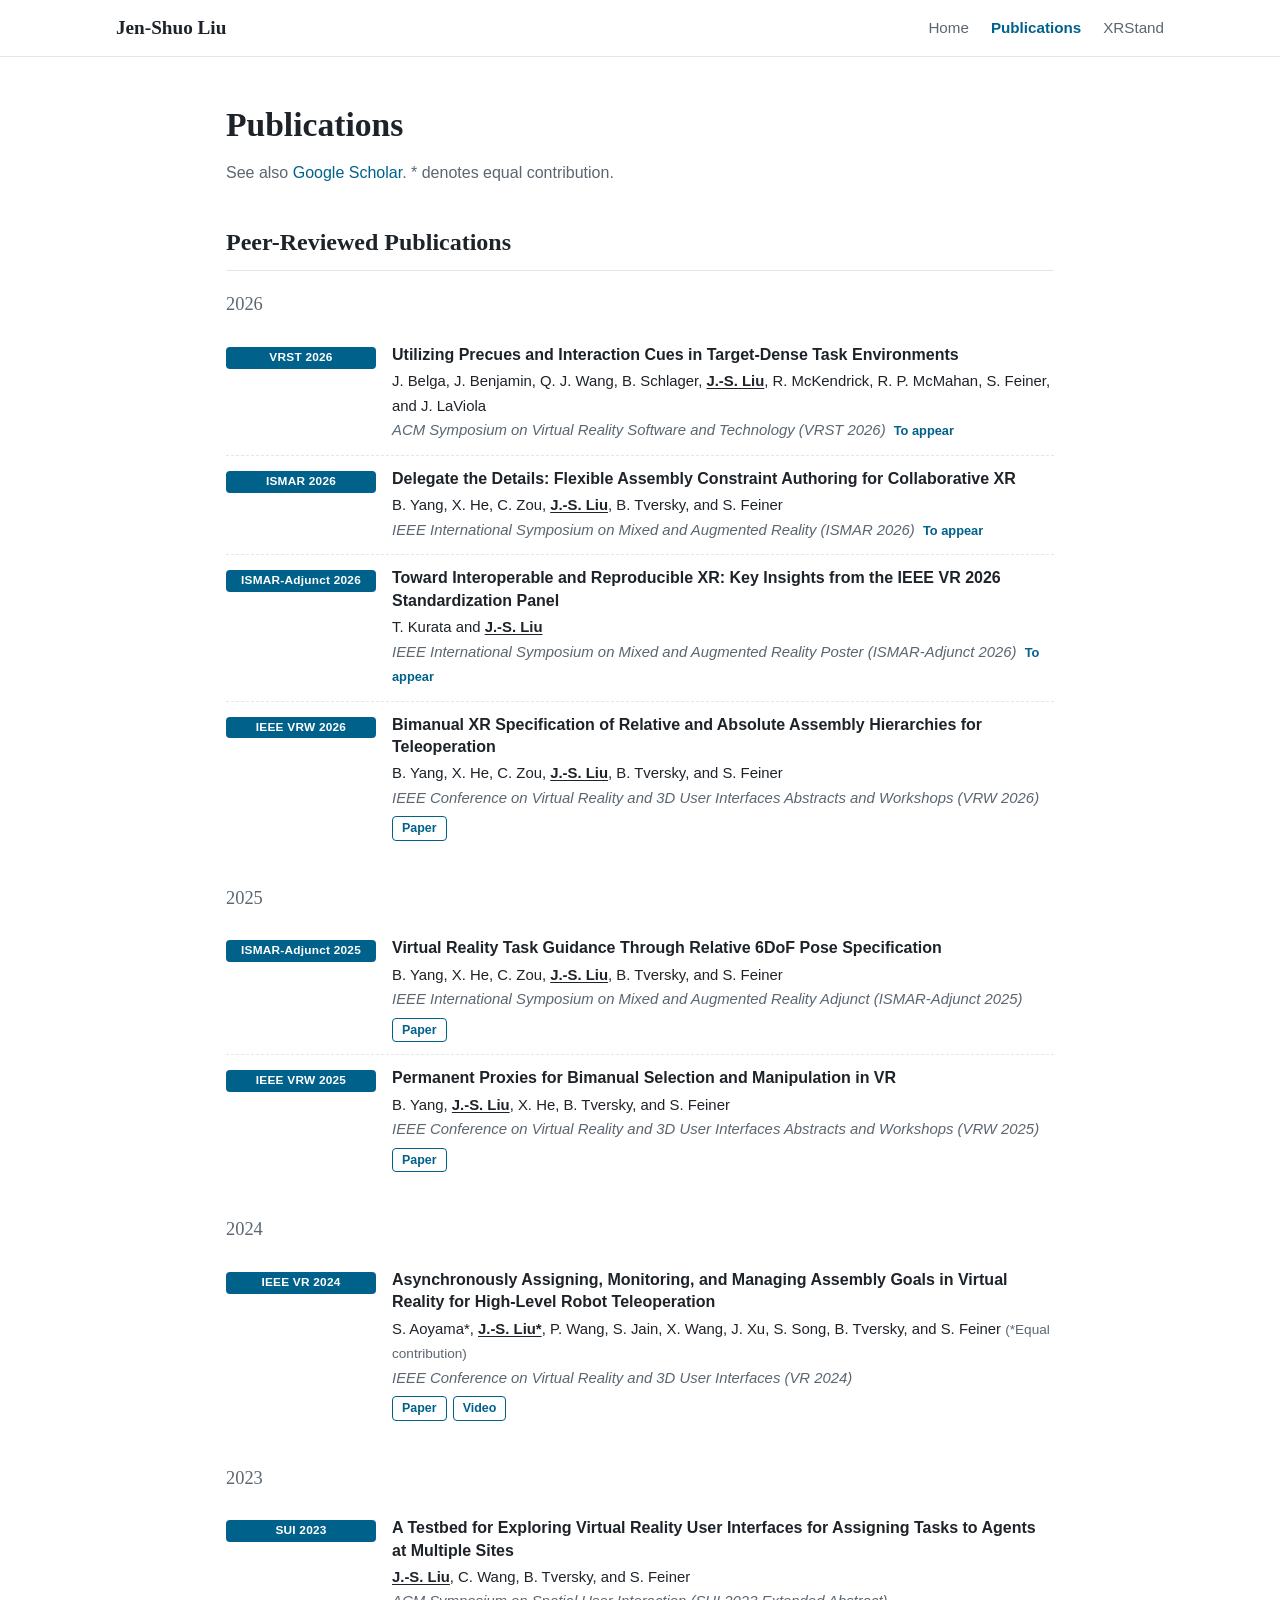
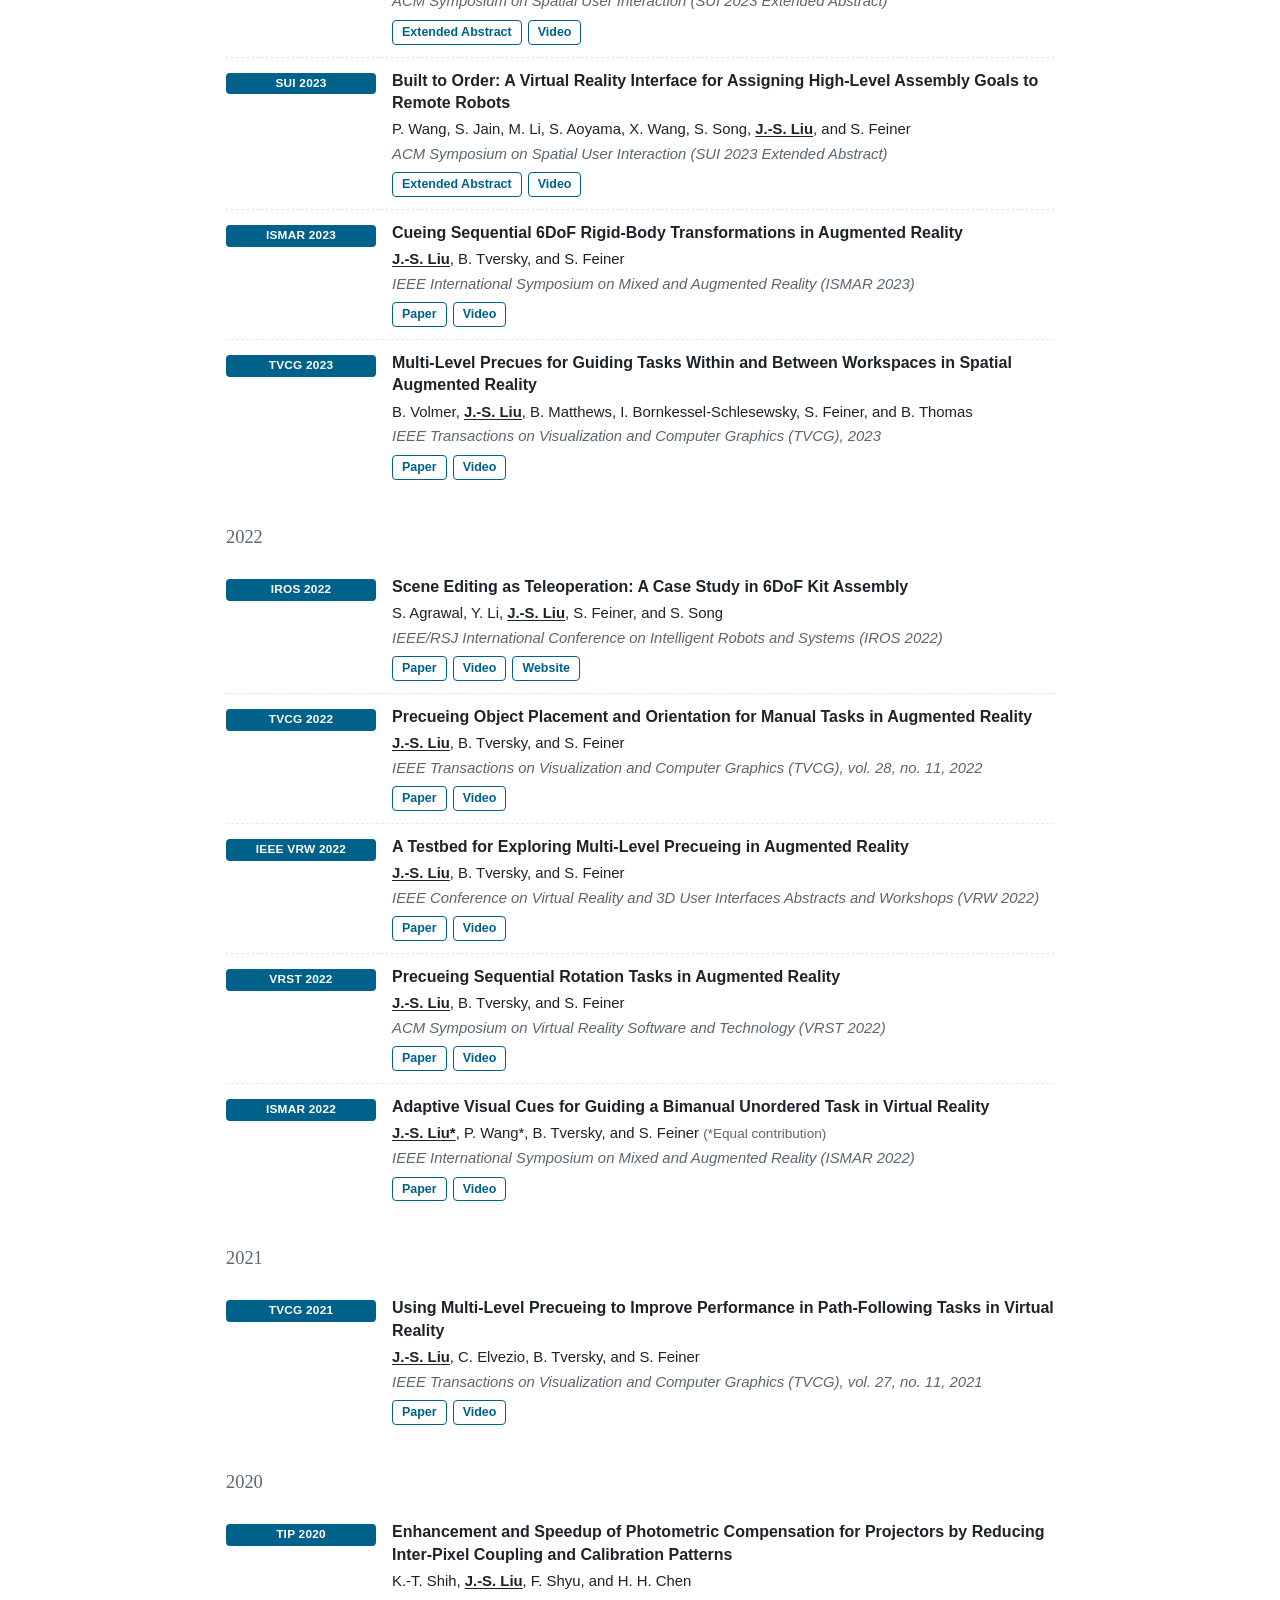
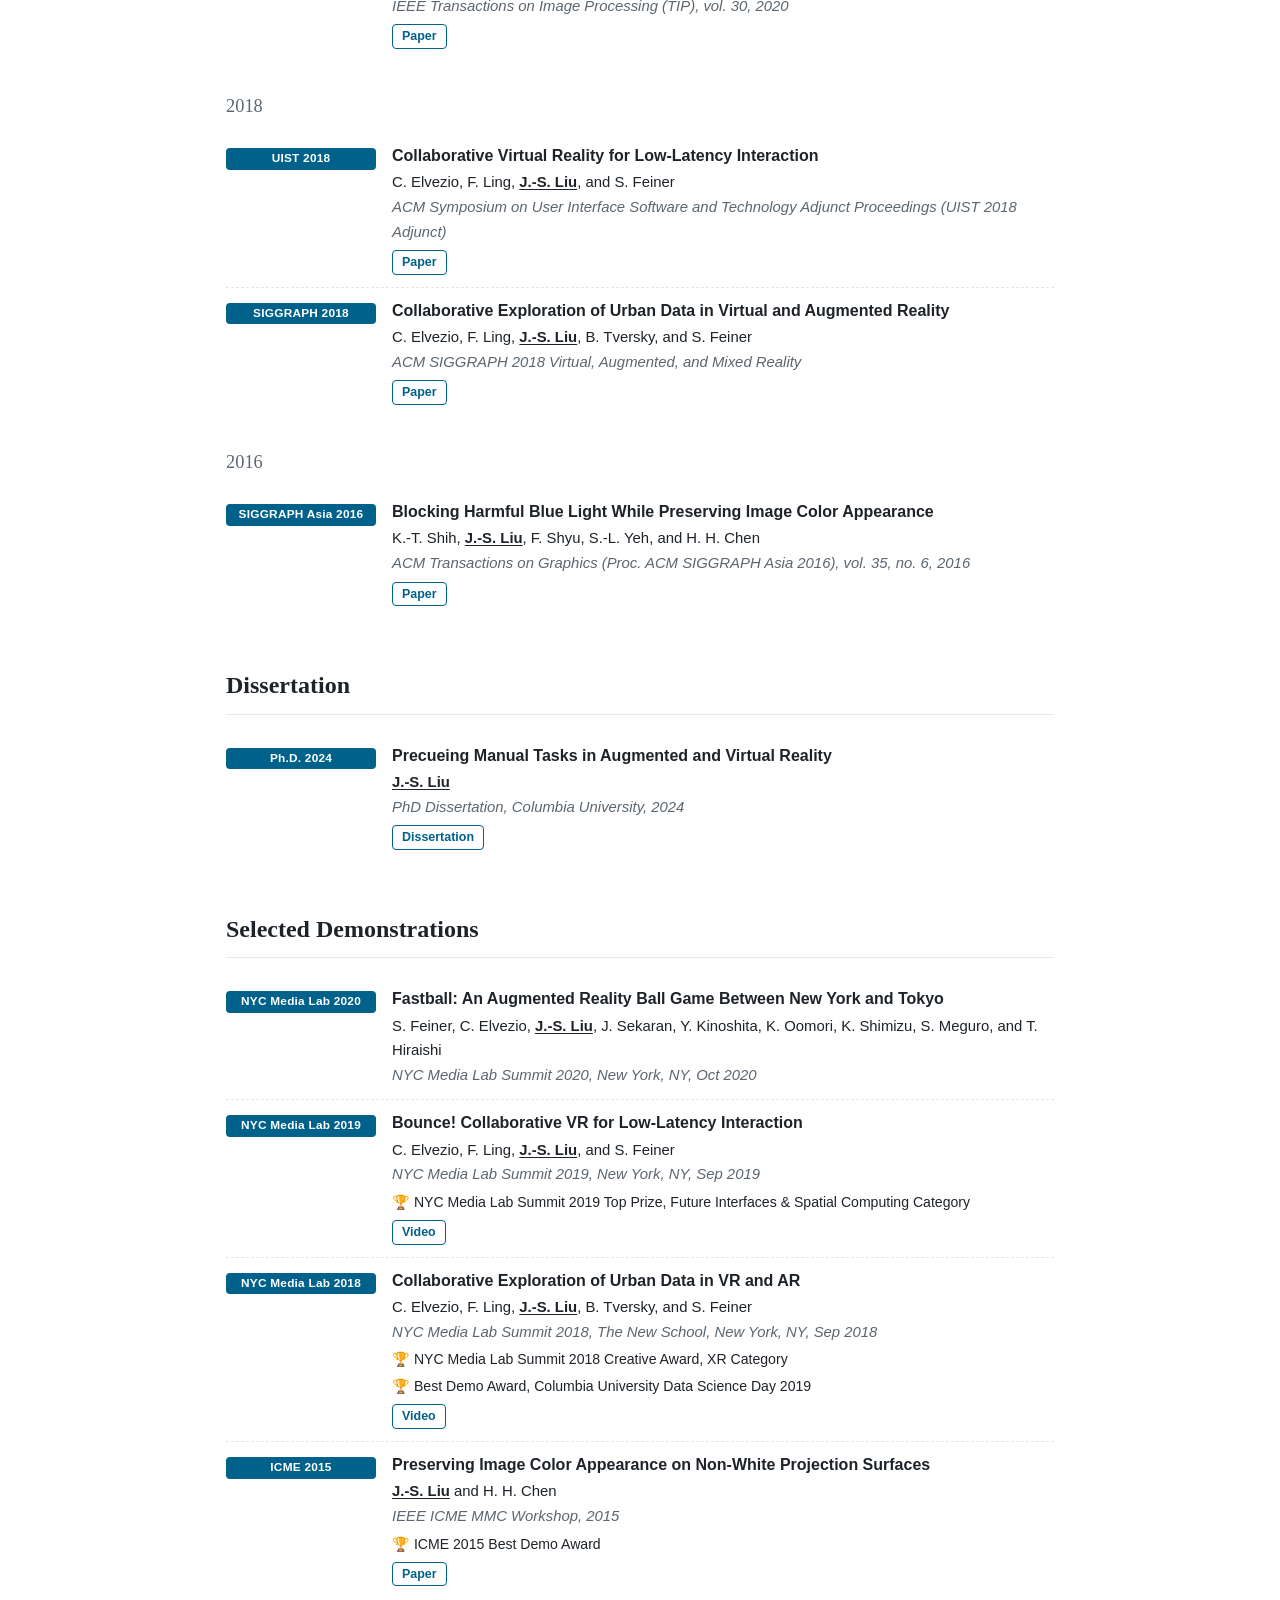
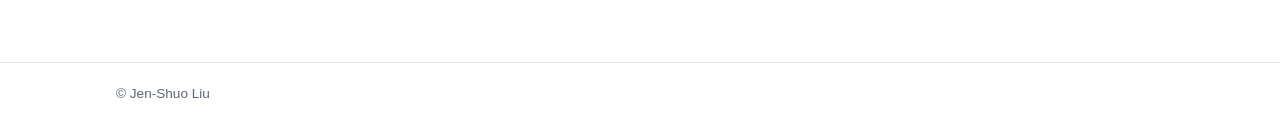
<file: home/publications/index.html>
<!doctype html>
<html lang="en"><head><meta charset="utf-8"><title>Redirecting…</title>
<link rel="canonical" href="https://www.jenshuoliu.com/publications/">
<meta http-equiv="refresh" content="0; url=/publications/">
<meta name="robots" content="noindex"></head>
<body><p>This page has moved to <a href="/publications/">/publications/</a>.</p></body></html>
</file>
<file: assets/style.css>
:root {
  --bg: #ffffff;
  --surface: #f6f7f9;
  --text: #1d2329;
  --muted: #5b6670;
  --border: #e3e6ea;
  --accent: #00618a;
  --accent-soft: #e6f1f6;
  --badge-bg: #00618a;
  --badge-text: #ffffff;
  --serif: "Source Serif 4", Georgia, "Times New Roman", serif;
  --sans: "Inter", -apple-system, "Segoe UI", Roboto, Helvetica, Arial, sans-serif;
}
@media (prefers-color-scheme: dark) {
  :root:not([data-theme="light"]) {
    --bg: #14181c;
    --surface: #1c2227;
    --text: #e4e8ec;
    --muted: #9aa5b0;
    --border: #2c343b;
    --accent: #5fb4dc;
    --accent-soft: #1d3340;
    --badge-bg: #2a5d77;
    --badge-text: #eaf6fc;
  }
}
:root[data-theme="dark"] {
  --bg: #14181c;
  --surface: #1c2227;
  --text: #e4e8ec;
  --muted: #9aa5b0;
  --border: #2c343b;
  --accent: #5fb4dc;
  --accent-soft: #1d3340;
  --badge-bg: #2a5d77;
  --badge-text: #eaf6fc;
}

* { box-sizing: border-box; }
html { scroll-behavior: smooth; }
body {
  margin: 0;
  background: var(--bg);
  color: var(--text);
  font-family: var(--sans);
  font-size: 16px;
  line-height: 1.65;
  -webkit-font-smoothing: antialiased;
}
a { color: var(--accent); text-decoration: none; }
a:hover { text-decoration: underline; }

/* ---------- Header ---------- */
.site-header {
  position: sticky;
  top: 0;
  z-index: 10;
  background: color-mix(in srgb, var(--bg) 92%, transparent);
  backdrop-filter: blur(8px);
  border-bottom: 1px solid var(--border);
}
.site-header .inner {
  max-width: 1080px;
  margin: 0 auto;
  padding: 0 16px;
  height: 56px;
  display: flex;
  align-items: center;
  justify-content: space-between;
  gap: 16px;
}
.site-title {
  font-family: var(--serif);
  font-size: 1.2rem;
  font-weight: 600;
  color: var(--text);
  white-space: nowrap;
}
.site-title:hover { text-decoration: none; }
.site-nav { display: flex; gap: 22px; font-size: 0.95rem; white-space: nowrap; }
.site-nav a { color: var(--muted); }
.site-nav a:hover, .site-nav a[aria-current="page"] { color: var(--accent); text-decoration: none; }
.site-nav a[aria-current="page"] { font-weight: 600; }

/* ---------- Layout ---------- */
.layout {
  max-width: 1080px;
  margin: 0 auto;
  padding: 40px 16px 64px;
  display: grid;
  grid-template-columns: 260px minmax(0, 1fr);
  gap: 56px;
}
.layout.single { grid-template-columns: minmax(0, 1fr); max-width: 860px; }

.profile { position: sticky; top: 96px; align-self: start; }
.profile-photo {
  width: 100%;
  height: auto;
  aspect-ratio: 4 / 5;
  object-fit: cover;
  object-position: 58% 25%;
  border-radius: 10px;
  display: block;
}
.profile h1 {
  font-family: var(--serif);
  font-size: 1.75rem;
  line-height: 1.2;
  margin: 20px 0 6px;
}
.profile .role { margin: 0; color: var(--text); font-weight: 500; }
.profile .highlight {
  margin: 6px 0 6px;
  padding-left: 10px;
  border-left: 3px solid var(--accent);
  color: var(--accent);
  font-size: 0.88rem;
  font-weight: 600;
  line-height: 1.45;
}
.profile .affil { margin: 0 0 18px; color: var(--muted); font-size: 0.95rem; }
.contact-list { list-style: none; padding: 0; margin: 0; display: grid; gap: 8px; }
.contact-list a {
  display: inline-flex;
  align-items: center;
  gap: 10px;
  color: var(--text);
  font-size: 0.93rem;
}
.contact-list a:hover { color: var(--accent); text-decoration: none; }
.contact-list svg { width: 18px; height: 18px; fill: currentColor; color: var(--muted); flex-shrink: 0; }
.contact-list a:hover svg { color: var(--accent); }

/* ---------- Content ---------- */
main section { margin-bottom: 48px; }
main section:last-child { margin-bottom: 0; }
h2 {
  font-family: var(--serif);
  font-size: 1.5rem;
  font-weight: 600;
  margin: 0 0 18px;
  padding-bottom: 8px;
  border-bottom: 1px solid var(--border);
}
h3 {
  font-size: 0.82rem;
  font-weight: 600;
  text-transform: uppercase;
  letter-spacing: 0.06em;
  color: var(--muted);
  margin: 26px 0 10px;
}
h2 + h3 { margin-top: 4px; }
p { margin: 0 0 14px; }
.page-title {
  font-family: var(--serif);
  font-size: 2.1rem;
  margin: 0 0 8px;
}
.page-sub { color: var(--muted); margin-bottom: 36px; }

/* service list */
.role-list { list-style: none; padding: 0; margin: 0; }
.role-list li { padding: 5px 0; }
.role-list .label { font-weight: 600; }

/* timeline (experience / education) */
.entry { display: grid; grid-template-columns: minmax(0, 1fr) auto; gap: 4px 20px; margin-bottom: 22px; }
.entry:last-child { margin-bottom: 0; }
.entry .org { font-weight: 600; }
.entry .pos { color: var(--text); }
.entry .when { color: var(--muted); font-size: 0.9rem; white-space: nowrap; text-align: right; }
.entry .detail { grid-column: 1 / -1; color: var(--muted); font-size: 0.95rem; }
.entry .detail ul { margin: 4px 0 0; padding-left: 18px; }
.entry .detail p { margin: 2px 0; }

/* publications */
.pub-year {
  font-family: var(--serif);
  font-size: 1.15rem;
  color: var(--muted);
  margin: 30px 0 12px;
}
.pub-year:first-of-type { margin-top: 0; }
.pub {
  display: grid;
  grid-template-columns: 150px minmax(0, 1fr);
  gap: 16px;
  padding: 12px 0;
}
.pub + .pub { border-top: 1px dashed var(--border); }
.venue {
  display: inline-block;
  align-self: start;
  margin-top: 3px;
  padding: 2px 8px;
  border-radius: 4px;
  background: var(--badge-bg);
  color: var(--badge-text);
  font-size: 0.74rem;
  font-weight: 600;
  letter-spacing: 0.02em;
  text-align: center;
  line-height: 1.5;
  white-space: nowrap;
}
.pub-title { font-weight: 600; line-height: 1.4; margin-bottom: 3px; }
.pub-authors { font-size: 0.93rem; }
.pub-authors .me { font-weight: 600; text-decoration: underline; text-underline-offset: 2px; }
.pub-venue { font-size: 0.93rem; color: var(--muted); font-style: italic; }
.pub-note { font-size: 0.85rem; color: var(--muted); }
.tba { font-style: normal; font-size: 0.8rem; color: var(--accent); font-weight: 600; margin-left: 4px; }
.pub-links { display: flex; flex-wrap: wrap; gap: 6px; margin-top: 6px; }
.pub-links a {
  font-size: 0.78rem;
  font-weight: 600;
  padding: 1px 9px;
  border: 1px solid var(--accent);
  border-radius: 4px;
  color: var(--accent);
}
.pub-links a:hover { background: var(--accent-soft); text-decoration: none; }
.award { font-size: 0.88rem; margin-top: 4px; }

/* awards */
.award-list { list-style: none; padding: 0; margin: 0; }
.award-list li { display: grid; grid-template-columns: minmax(0, 1fr) auto; gap: 20px; padding: 6px 0; }
.award-list .when { color: var(--muted); font-size: 0.9rem; white-space: nowrap; }

.more-link { margin-top: 18px; font-weight: 500; }

/* footer */
.site-footer {
  border-top: 1px solid var(--border);
  color: var(--muted);
  font-size: 0.85rem;
}
.site-footer .inner { max-width: 1080px; margin: 0 auto; padding: 20px 16px; }

/* ---------- Responsive ---------- */
@media (max-width: 820px) {
  .layout { grid-template-columns: minmax(0, 1fr); gap: 32px; padding-top: 28px; }
  .profile {
    position: static;
    display: grid;
    grid-template-columns: 120px minmax(0, 1fr);
    gap: 4px 20px;
    align-items: start;
  }
  .profile-photo { grid-row: 1 / span 4; aspect-ratio: 1; border-radius: 50%; }
  .profile h1 { margin-top: 4px; font-size: 1.5rem; }
  .contact-list { grid-column: 1 / -1; display: flex; flex-wrap: wrap; gap: 8px 18px; margin-top: 12px; }
}
@media (max-width: 560px) {
  .site-header .inner { gap: 12px; }
  .site-nav { gap: 14px; font-size: 0.9rem; }
  .site-title { font-size: 1.05rem; }
  .pub { grid-template-columns: minmax(0, 1fr); gap: 4px; }
  .venue { justify-self: start; }
  .entry { grid-template-columns: minmax(0, 1fr); }
  .entry .when { text-align: left; }
  .award-list li { grid-template-columns: minmax(0, 1fr); gap: 0; }
  .profile { grid-template-columns: 88px minmax(0, 1fr); }
}
@media (max-width: 400px) {
  .site-nav { gap: 10px; font-size: 0.85rem; }
  .site-title { font-size: 0.98rem; }
}
</file>
